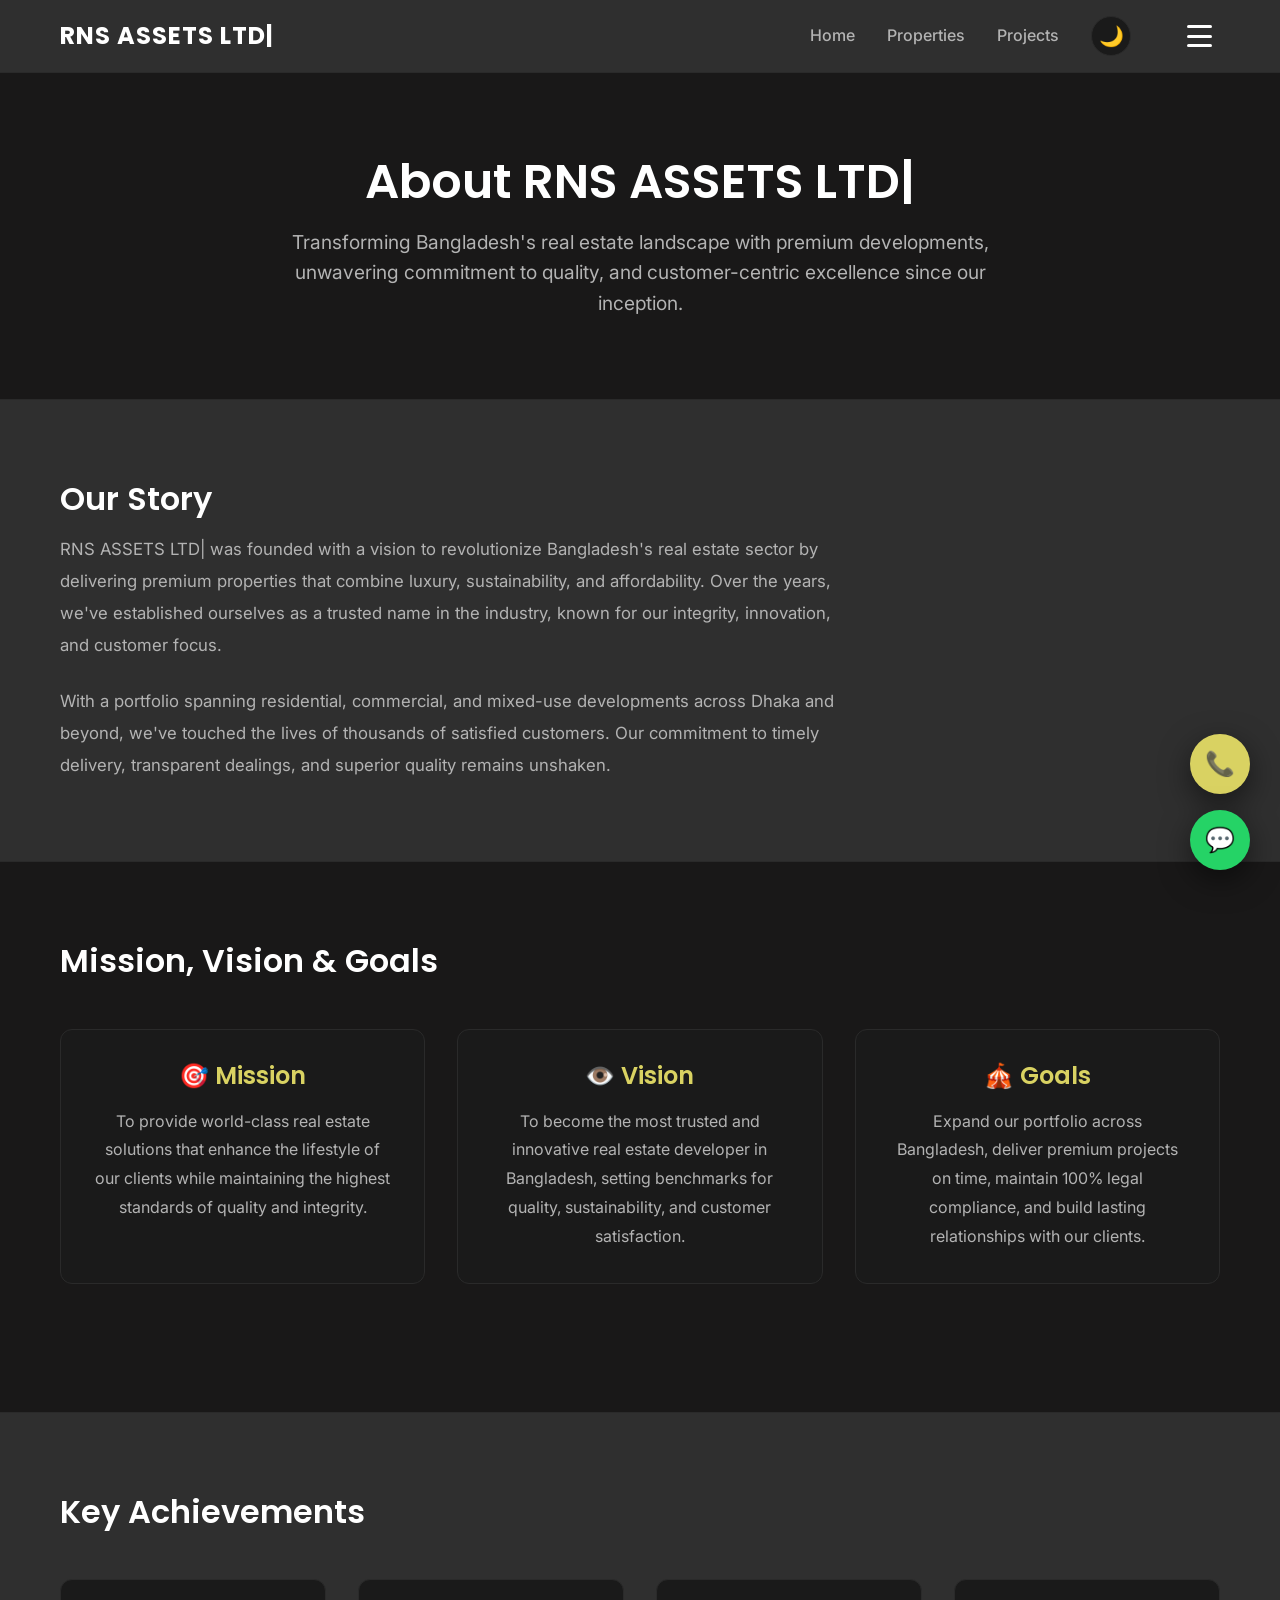
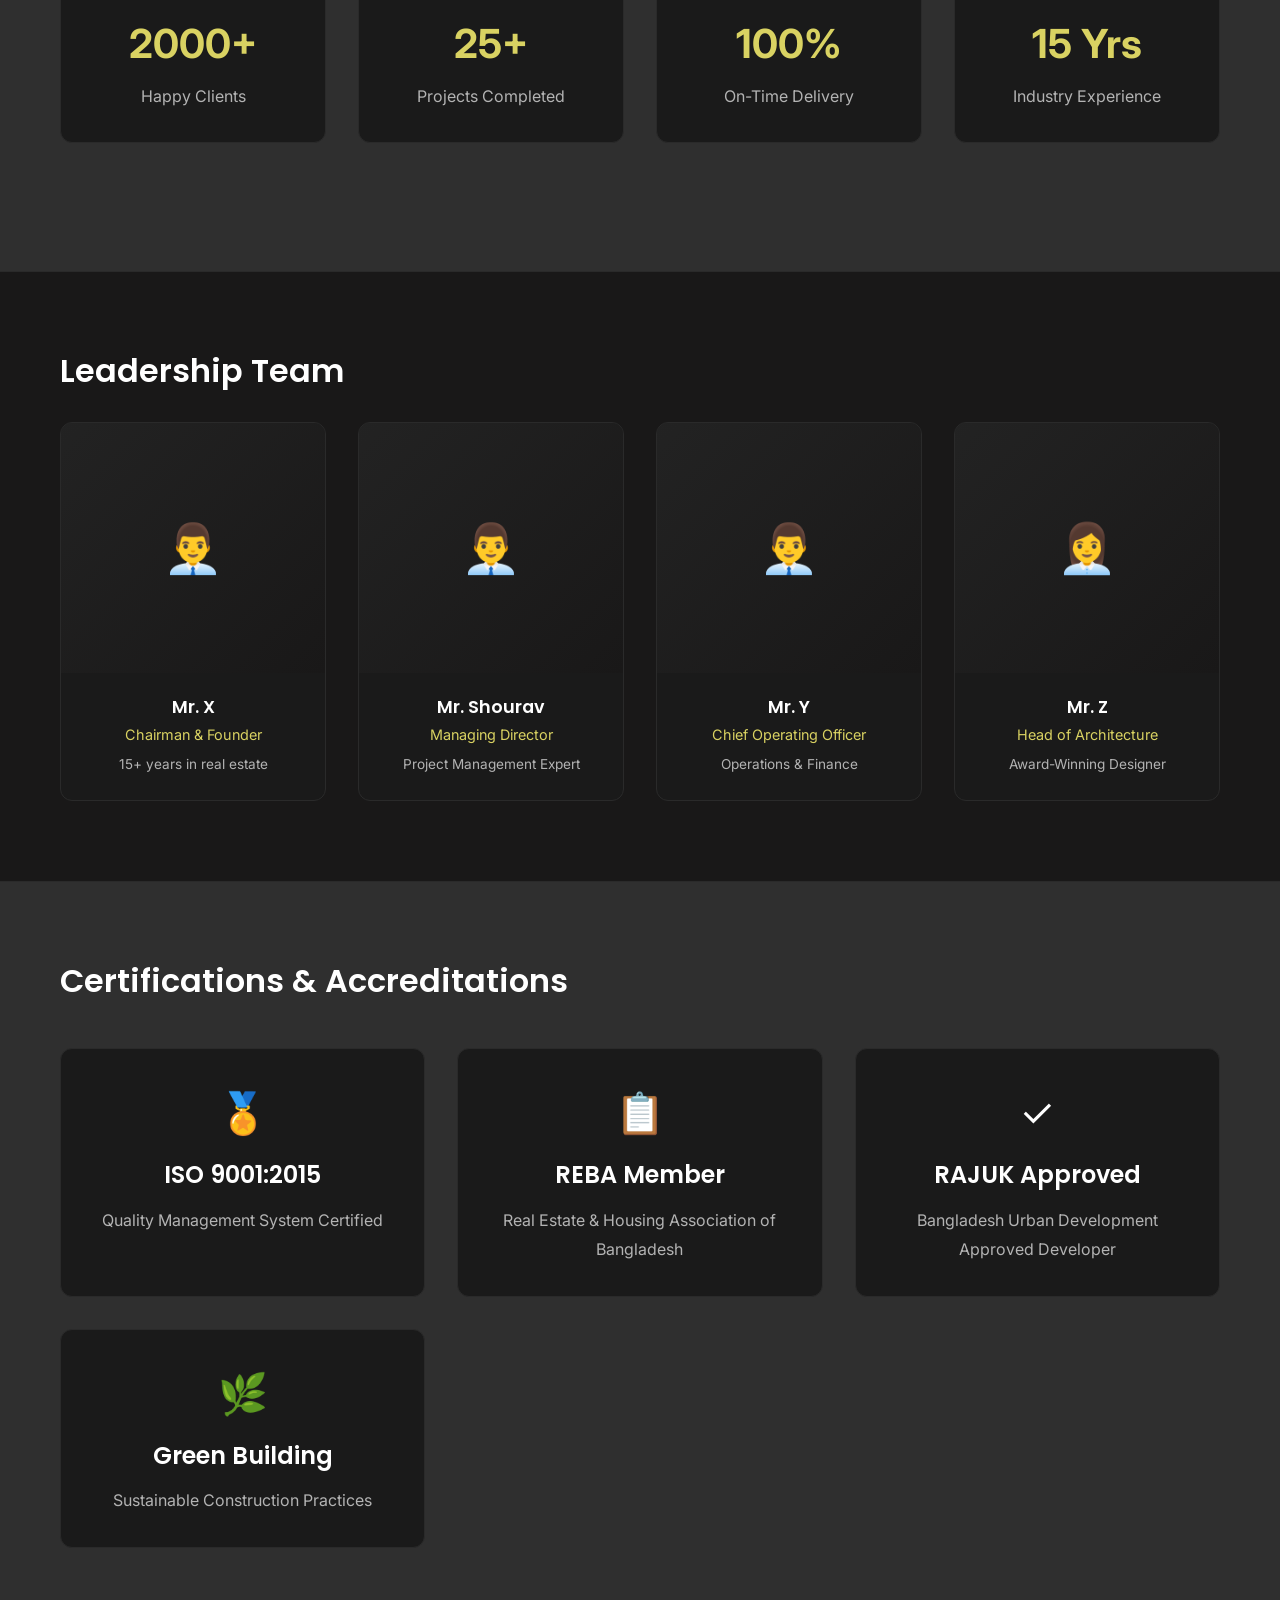
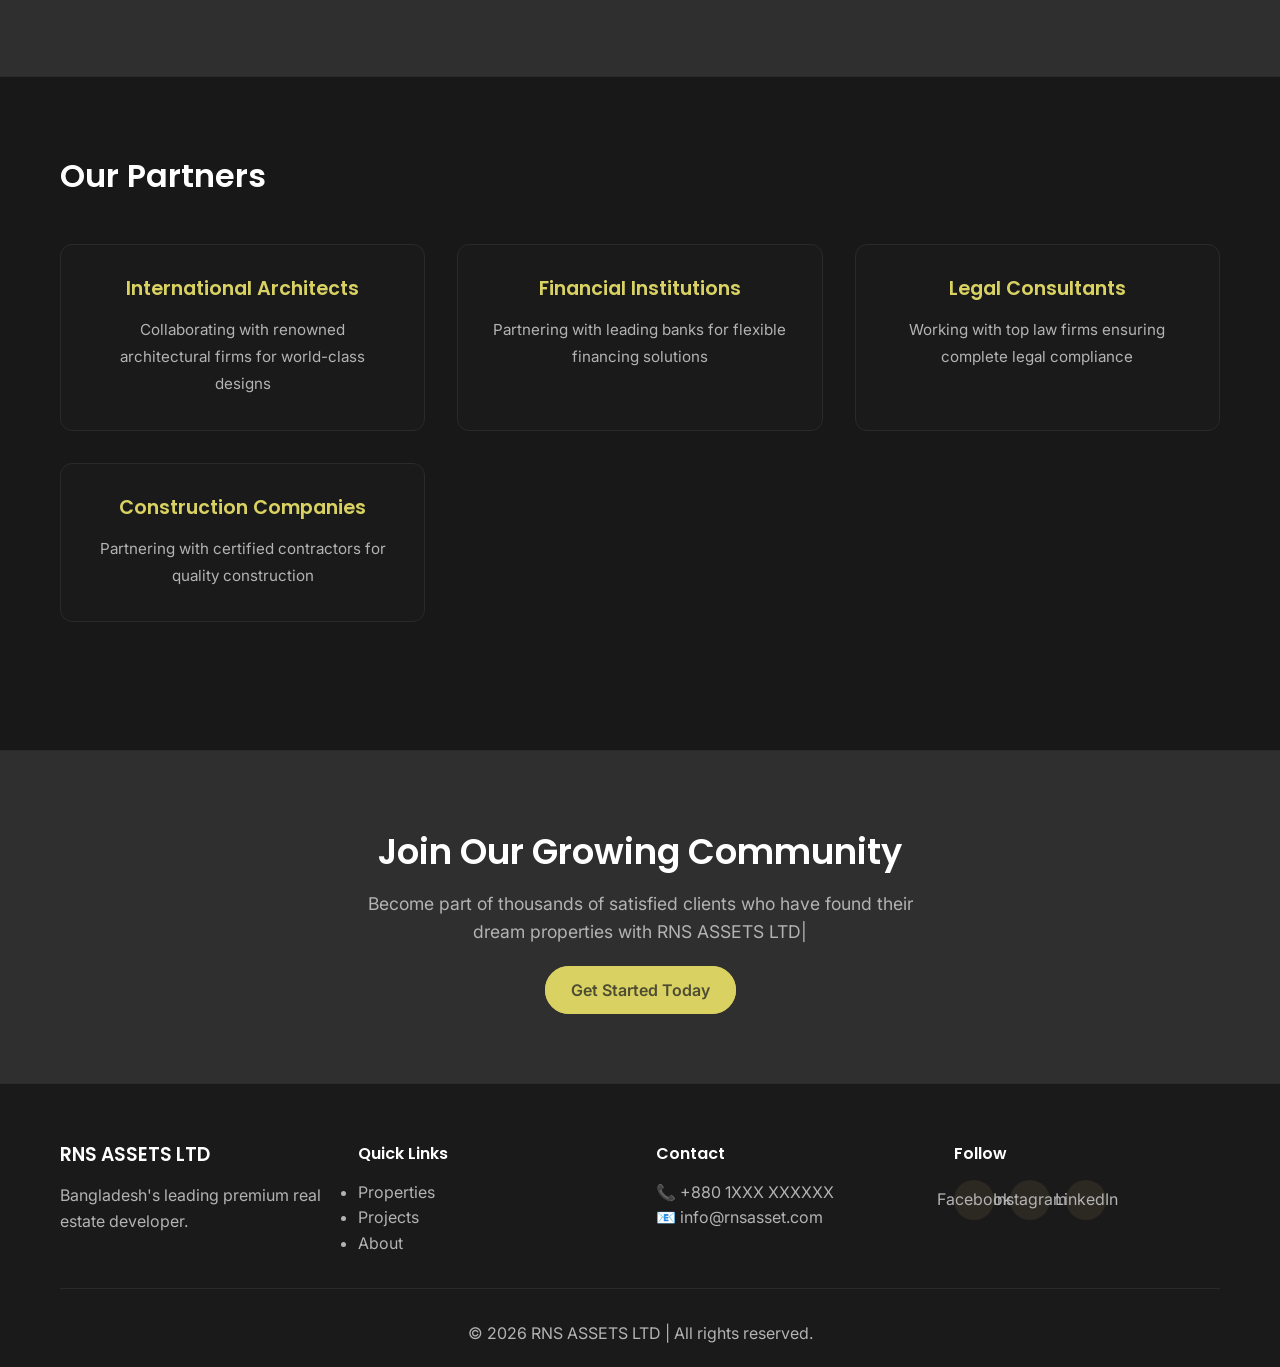
<file: about.html>
<!DOCTYPE html>
<html lang="en">
<head>
    <meta charset="UTF-8">
    <meta name="viewport" content="width=device-width, initial-scale=1.0">
    <title>About Us - RNS ASSETS LTD|</title>
    <link rel="preconnect" href="https://fonts.googleapis.com">
    <link rel="preconnect" href="https://fonts.gstatic.com" crossorigin>
    <link href="https://fonts.googleapis.com/css2?family=Poppins:wght@300;400;500;600;700&family=Inter:wght@300;400;500;600&display=swap" rel="stylesheet">
    <link rel="stylesheet" href="styles.css">
    <style>
        .about-hero {
            padding: 80px 0;
            text-align: center;
        }

        .about-hero h1 {
            font-size: 3rem;
            margin-bottom: 1rem;
        }

        .about-hero p {
            font-size: 1.2rem;
            color: var(--text-secondary);
            max-width: 700px;
            margin: 0 auto;
        }

        .mission-vision-goals {
            display: grid;
            grid-template-columns: repeat(auto-fit, minmax(300px, 1fr));
            gap: 2rem;
            margin: 3rem 0;
        }

        .mvg-card {
            background-color: var(--card-bg);
            border: 1px solid var(--border-color);
            border-radius: 12px;
            padding: 2rem;
            text-align: center;
        }

        .mvg-card h3 {
            font-size: 1.5rem;
            margin-bottom: 1rem;
            color: var(--accent);
        }

        .mvg-card p {
            color: var(--text-secondary);
            line-height: 1.8;
        }

        .team-grid {
            display: grid;
            grid-template-columns: repeat(auto-fit, minmax(250px, 1fr));
            gap: 2rem;
            margin-top: 2rem;
        }

        .team-member {
            background-color: var(--card-bg);
            border: 1px solid var(--border-color);
            border-radius: 12px;
            overflow: hidden;
            transition: var(--transition);
            text-align: center;
        }

        .team-member:hover {
            transform: translateY(-5px);
            border-color: var(--accent);
        }

        .team-member-avatar {
            width: 100%;
            height: 250px;
            background: linear-gradient(135deg, var(--primary-bg), var(--secondary-bg));
            display: flex;
            align-items: center;
            justify-content: center;
            font-size: 3rem;
        }

        .team-member-info {
            padding: 1.5rem;
        }

        .team-member-info h4 {
            font-size: 1.1rem;
            margin-bottom: 0.3rem;
        }

        .team-member-info p {
            color: var(--accent);
            font-size: 0.9rem;
        }

        .stats-grid {
            display: grid;
            grid-template-columns: repeat(auto-fit, minmax(200px, 1fr));
            gap: 2rem;
            margin: 3rem 0;
        }

        .stat {
            background-color: var(--card-bg);
            border: 1px solid var(--border-color);
            border-radius: 12px;
            padding: 2rem;
            text-align: center;
        }

        .stat-number {
            font-size: 2.5rem;
            font-weight: 700;
            color: var(--accent);
        }

        .stat-label {
            color: var(--text-secondary);
            margin-top: 0.5rem;
        }

        .page-title {
            font-size: 2rem;
            margin-bottom: 1rem;
        }

        section + section {
            border-top: 1px solid var(--border-color);
        }
    </style>
</head>
<body>
    <!-- Navigation -->
    <nav class="navbar">
        <div class="container">
            <div class="nav-wrapper">
                <a href="index.html" class="logo"><h1>RNS ASSETS LTD|</h1></a>
                <ul class="nav-menu" id="navMenu">
                    <li><a href="index.html">Home</a></li>
                    <li><a href="properties.html">Properties</a></li>
                    <li><a href="projects.html">Projects</a></li>
                </ul>
                <ul class="nav-menu-hidden" id="navMenuHidden">
                    <li><a href="career.html">Career</a></li>
                    <li><a href="news-events.html">News & Events</a></li>
                    <li><a href="about.html" class="active">About</a></li>
                    <li><a href="services.html">Services</a></li>
                    <li><a href="contact.html">Contact</a></li>
                </ul>
                <button id="themeToggle" class="theme-toggle" aria-label="Toggle theme">
                    <span class="theme-icon">🌙</span>
                </button>
                <div class="hamburger" id="hamburger">
                    <span></span><span></span><span></span>
                </div>
            </div>
        </div>
    </nav>

    <!-- About Hero -->
    <section style="background-color: var(--secondary-bg);">
        <div class="container">
            <div class="about-hero">
                <h1>About RNS ASSETS LTD|</h1>
                <p>
                    Transforming Bangladesh's real estate landscape with premium developments,
                    unwavering commitment to quality, and customer-centric excellence since our inception.
                </p>
            </div>
        </div>
    </section>

    <!-- Company Overview -->
    <section style="background-color: var(--primary-bg); padding: 80px 0;">
        <div class="container">
            <h2 class="page-title">Our Story</h2>
            <p style="color: var(--text-secondary); line-height: 1.9; font-size: 1.05rem; max-width: 800px;">
                RNS ASSETS LTD| was founded with a vision to revolutionize Bangladesh's real estate sector by delivering premium properties
                that combine luxury, sustainability, and affordability. Over the years, we've established ourselves as a trusted name in the industry,
                known for our integrity, innovation, and customer focus.
            </p>
            <p style="color: var(--text-secondary); line-height: 1.9; font-size: 1.05rem; max-width: 800px; margin-top: 1.5rem;">
                With a portfolio spanning residential, commercial, and mixed-use developments across Dhaka and beyond, we've touched the lives
                of thousands of satisfied customers. Our commitment to timely delivery, transparent dealings, and superior quality remains unshaken.
            </p>
        </div>
    </section>

    <!-- Mission, Vision, Goals -->
    <section style="background-color: var(--secondary-bg); padding: 80px 0;">
        <div class="container">
            <h2 class="page-title">Mission, Vision & Goals</h2>
            <div class="mission-vision-goals">
                <div class="mvg-card">
                    <h3>🎯 Mission</h3>
                    <p>
                        To provide world-class real estate solutions that enhance the lifestyle of our clients
                        while maintaining the highest standards of quality and integrity.
                    </p>
                </div>
                <div class="mvg-card">
                    <h3>👁️ Vision</h3>
                    <p>
                        To become the most trusted and innovative real estate developer in Bangladesh,
                        setting benchmarks for quality, sustainability, and customer satisfaction.
                    </p>
                </div>
                <div class="mvg-card">
                    <h3>🎪 Goals</h3>
                    <p>
                        Expand our portfolio across Bangladesh, deliver premium projects on time,
                        maintain 100% legal compliance, and build lasting relationships with our clients.
                    </p>
                </div>
            </div>
        </div>
    </section>

    <!-- Key Achievements -->
    <section style="background-color: var(--primary-bg); padding: 80px 0;">
        <div class="container">
            <h2 class="page-title">Key Achievements</h2>
            <div class="stats-grid">
                <div class="stat">
                    <div class="stat-number">2000+</div>
                    <div class="stat-label">Happy Clients</div>
                </div>
                <div class="stat">
                    <div class="stat-number">25+</div>
                    <div class="stat-label">Projects Completed</div>
                </div>
                <div class="stat">
                    <div class="stat-number">100%</div>
                    <div class="stat-label">On-Time Delivery</div>
                </div>
                <div class="stat">
                    <div class="stat-number">15 Yrs</div>
                    <div class="stat-label">Industry Experience</div>
                </div>
            </div>
        </div>
    </section>

    <!-- Management Team -->
    <section style="background-color: var(--secondary-bg); padding: 80px 0;">
        <div class="container">
            <h2 class="page-title">Leadership Team</h2>
            <div class="team-grid">
                <div class="team-member">
                    <div class="team-member-avatar">👨‍💼</div>
                    <div class="team-member-info">
                        <h4>Mr. X</h4>
                        <p>Chairman & Founder</p>
                        <p style="color: var(--text-secondary); font-size: 0.85rem; margin-top: 0.5rem;">
                            15+ years in real estate
                        </p>
                    </div>
                </div>
                <div class="team-member">
                    <div class="team-member-avatar">👨‍💼</div>
                    <div class="team-member-info">
                        <h4>Mr. Shourav</h4>
                        <p>Managing Director</p>
                        <p style="color: var(--text-secondary); font-size: 0.85rem; margin-top: 0.5rem;">
                            Project Management Expert
                        </p>
                    </div>
                </div>
                <div class="team-member">
                    <div class="team-member-avatar">👨‍💼</div>
                    <div class="team-member-info">
                        <h4>Mr. Y</h4>
                        <p>Chief Operating Officer</p>
                        <p style="color: var(--text-secondary); font-size: 0.85rem; margin-top: 0.5rem;">
                            Operations & Finance
                        </p>
                    </div>
                </div>
                <div class="team-member">
                    <div class="team-member-avatar">👩‍💼</div>
                    <div class="team-member-info">
                        <h4>Mr. Z</h4>
                        <p>Head of Architecture</p>
                        <p style="color: var(--text-secondary); font-size: 0.85rem; margin-top: 0.5rem;">
                            Award-Winning Designer
                        </p>
                    </div>
                </div>
            </div>
        </div>
    </section>

    <!-- Certifications -->
    <section style="background-color: var(--primary-bg); padding: 80px 0;">
        <div class="container">
            <h2 class="page-title">Certifications & Accreditations</h2>
            <div class="mission-vision-goals">
                <div class="mvg-card">
                    <div style="font-size: 2.5rem; margin-bottom: 1rem;">🏅</div>
                    <h3 style="color: var(--text-primary);">ISO 9001:2015</h3>
                    <p>Quality Management System Certified</p>
                </div>
                <div class="mvg-card">
                    <div style="font-size: 2.5rem; margin-bottom: 1rem;">📋</div>
                    <h3 style="color: var(--text-primary);">REBA Member</h3>
                    <p>Real Estate & Housing Association of Bangladesh</p>
                </div>
                <div class="mvg-card">
                    <div style="font-size: 2.5rem; margin-bottom: 1rem;">✓</div>
                    <h3 style="color: var(--text-primary);">RAJUK Approved</h3>
                    <p>Bangladesh Urban Development Approved Developer</p>
                </div>
                <div class="mvg-card">
                    <div style="font-size: 2.5rem; margin-bottom: 1rem;">🌿</div>
                    <h3 style="color: var(--text-primary);">Green Building</h3>
                    <p>Sustainable Construction Practices</p>
                </div>
            </div>
        </div>
    </section>

    <!-- Partners -->
    <section style="background-color: var(--secondary-bg); padding: 80px 0;">
        <div class="container">
            <h2 class="page-title">Our Partners</h2>
            <div class="mission-vision-goals">
                <div class="mvg-card">
                    <h3 style="color: var(--accent); font-size: 1.2rem;">International Architects</h3>
                    <p style="font-size: 0.95rem;">Collaborating with renowned architectural firms for world-class designs</p>
                </div>
                <div class="mvg-card">
                    <h3 style="color: var(--accent); font-size: 1.2rem;">Financial Institutions</h3>
                    <p style="font-size: 0.95rem;">Partnering with leading banks for flexible financing solutions</p>
                </div>
                <div class="mvg-card">
                    <h3 style="color: var(--accent); font-size: 1.2rem;">Legal Consultants</h3>
                    <p style="font-size: 0.95rem;">Working with top law firms ensuring complete legal compliance</p>
                </div>
                <div class="mvg-card">
                    <h3 style="color: var(--accent); font-size: 1.2rem;">Construction Companies</h3>
                    <p style="font-size: 0.95rem;">Partnering with certified contractors for quality construction</p>
                </div>
            </div>
        </div>
    </section>

    <!-- CTA -->
    <section style="background-color: var(--primary-bg); padding: 80px 0; text-align: center;">
        <div class="container">
            <h2 style="font-size: 2.2rem; margin-bottom: 1rem;">Join Our Growing Community</h2>
            <p style="color: var(--text-secondary); font-size: 1.1rem; margin-bottom: 2rem; max-width: 600px; margin-left: auto; margin-right: auto;">
                Become part of thousands of satisfied clients who have found their dream properties with RNS ASSETS LTD|
            </p>
            <a href="contact.html" class="cta-button primary-btn">Get Started Today</a>
        </div>
    </section>

    <!-- Footer -->
    <footer class="footer">
        <div class="container">
            <div class="footer-grid">
                <div class="footer-col">
                    <h3>RNS ASSETS LTD</h3>
                    <p>Bangladesh's leading premium real estate developer.</p>
                </div>
                <div class="footer-col">
                    <h4>Quick Links</h4>
                    <ul>
                        <li><a href="properties.html">Properties</a></li>
                        <li><a href="projects.html">Projects</a></li>
                        <li><a href="about.html">About</a></li>
                    </ul>
                </div>
                <div class="footer-col">
                    <h4>Contact</h4>
                    <p>📞 +880 1XXX XXXXXX</p>
                    <p>📧 info@rnsasset.com</p>
                </div>
                <div class="footer-col">
                    <h4>Follow</h4>
                    <div class="social-links">
                        <a href="#">Facebook</a>
                        <a href="#">Instagram</a>
                        <a href="#">LinkedIn</a>
                    </div>
                </div>
            </div>
            <div class="footer-bottom">
                <p>&copy; 2026 RNS ASSETS LTD | All rights reserved.</p>
            </div>
        </div>
    </footer>

    <div class="floating-cta" id="floatingCta">
        <a href="tel:+8801700000000" class="floating-btn call">📞</a>
        <a href="https://wa.me/8801700000000" class="floating-btn whatsapp">💬</a>
    </div>

    <script src="script.js"></script>
</body>
</html>
</file>
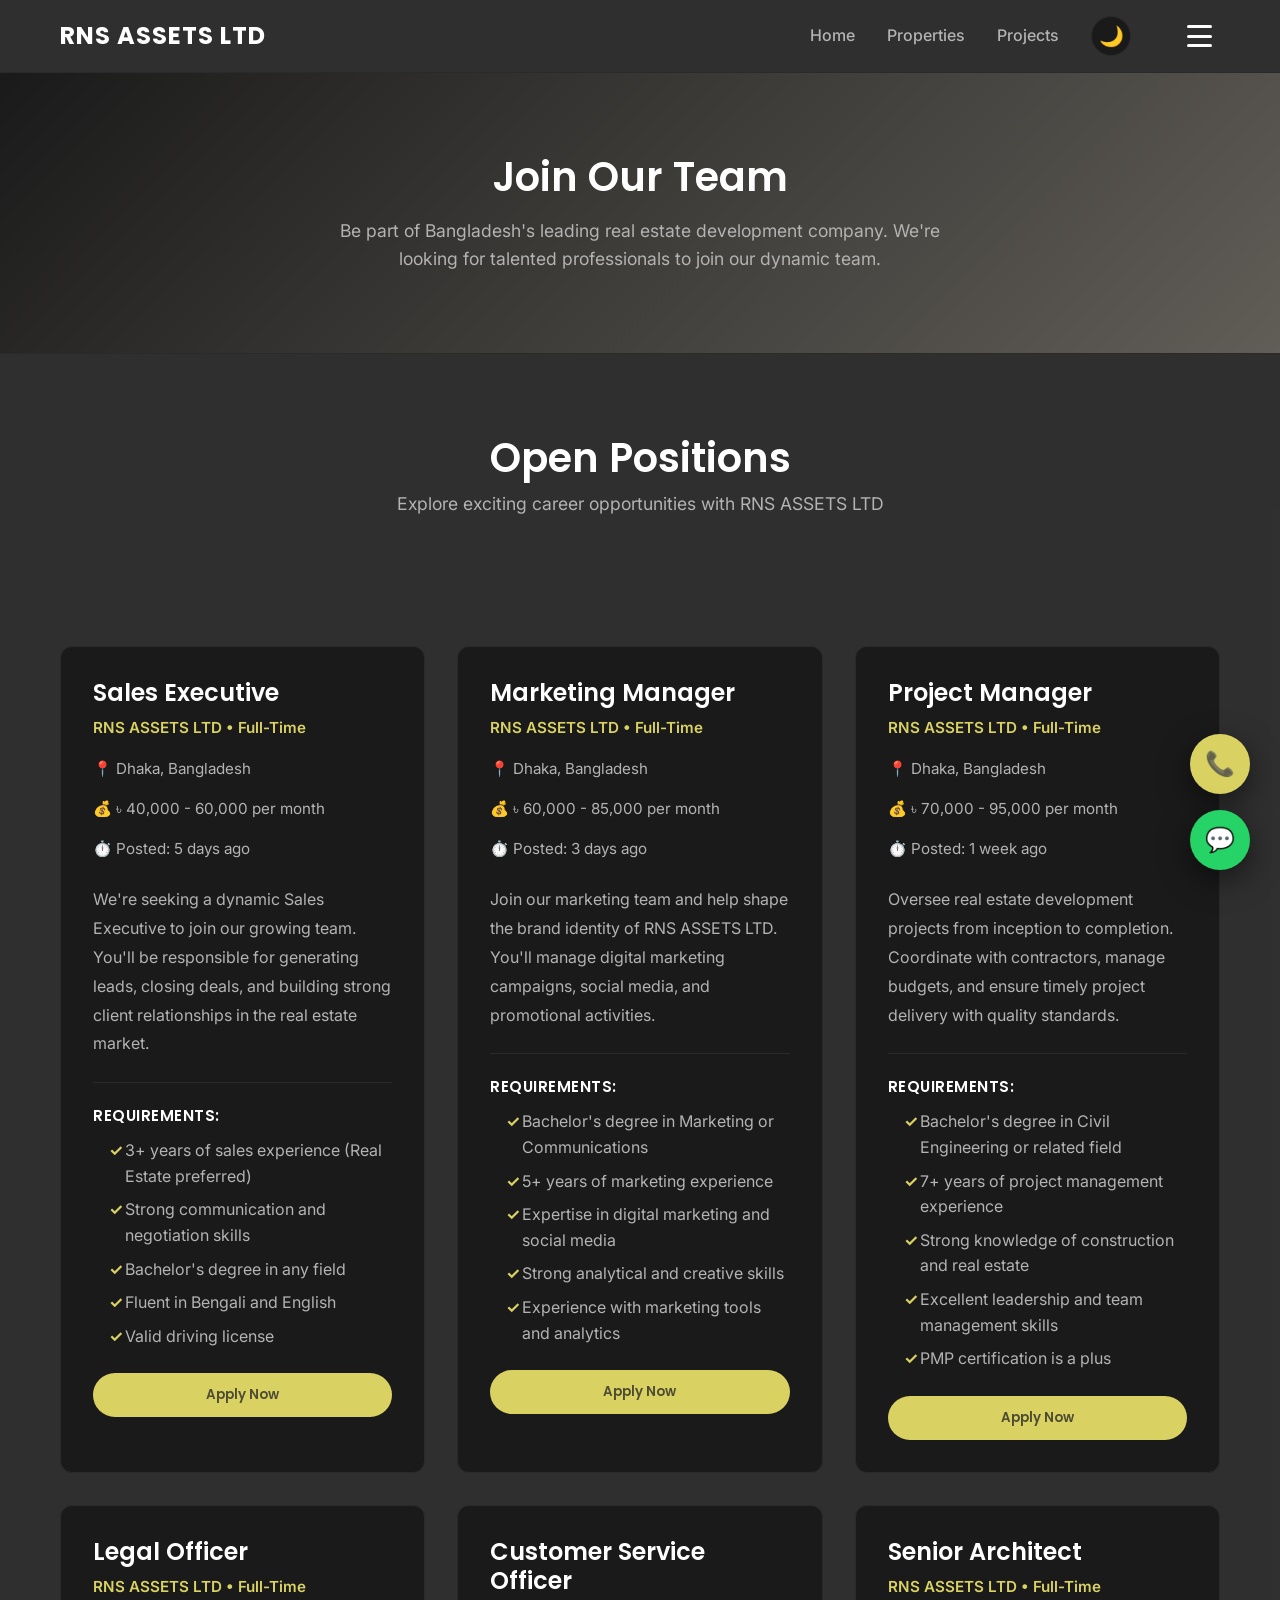
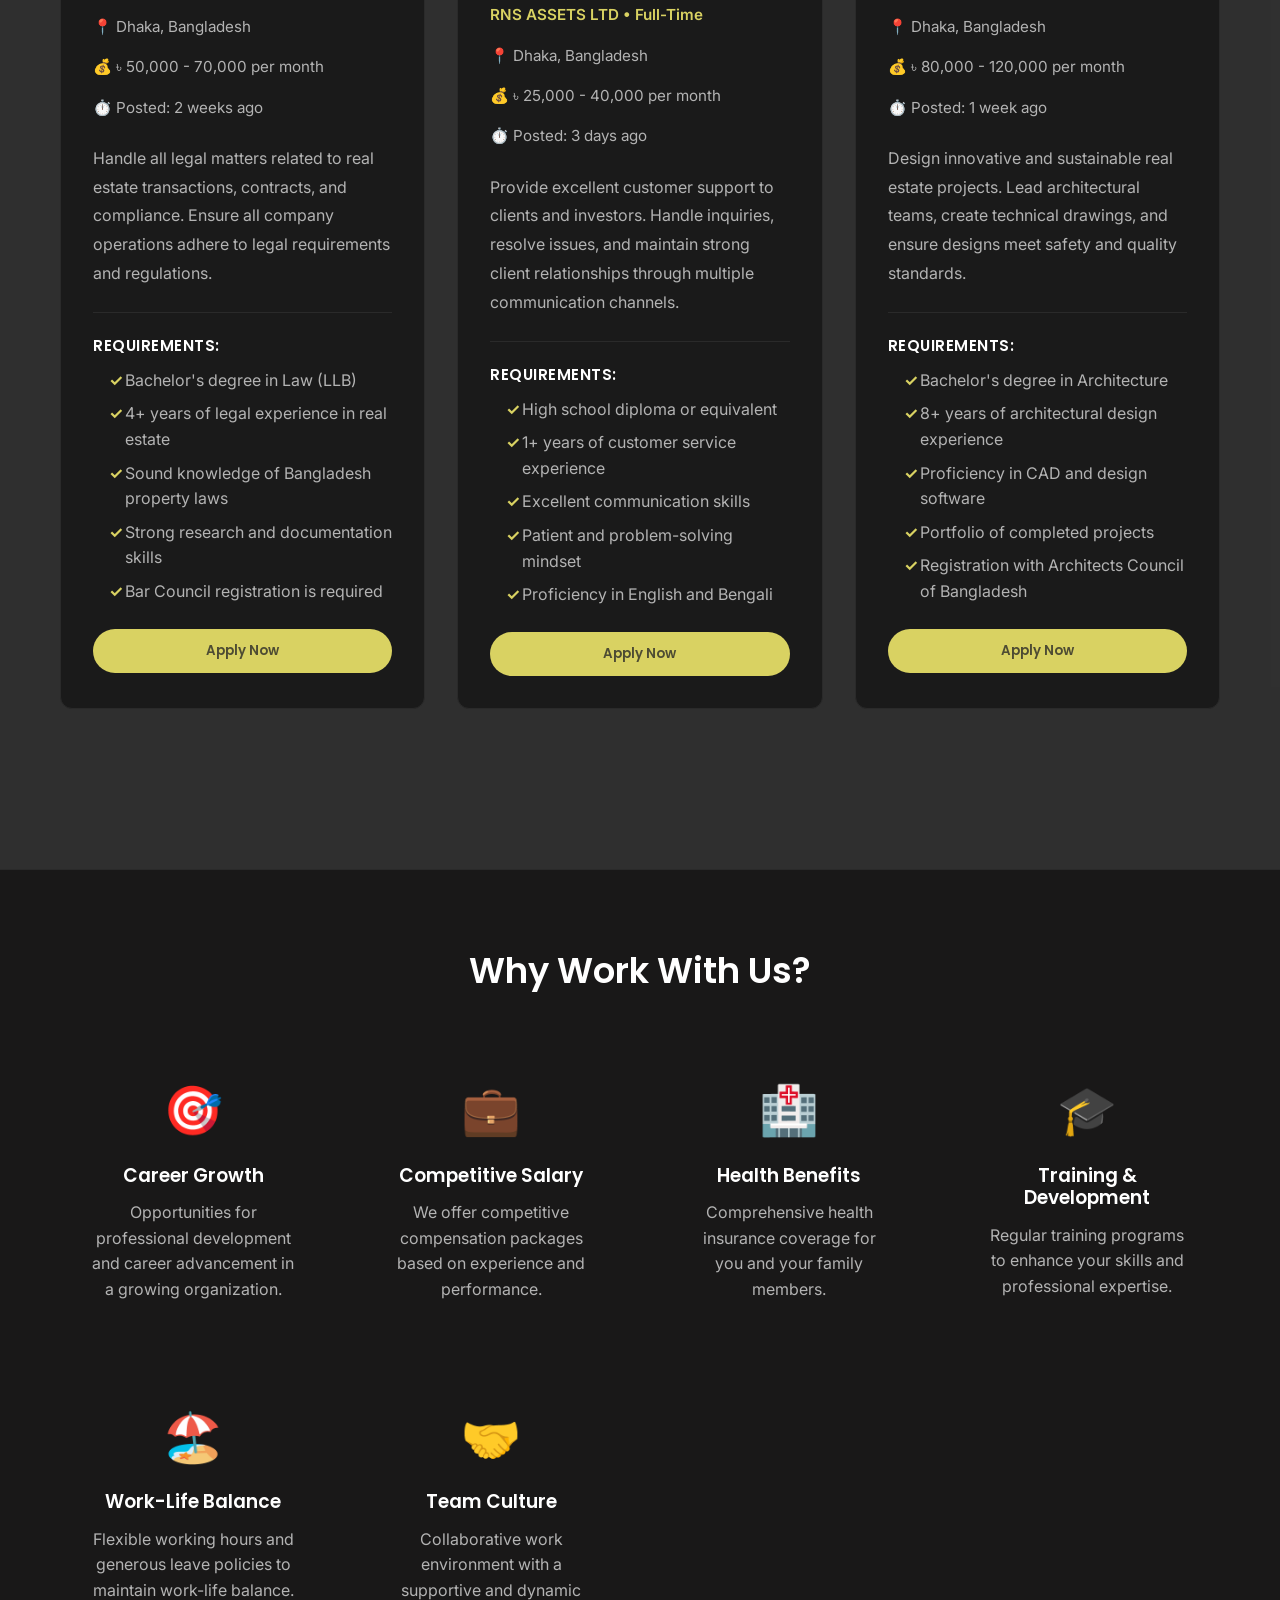
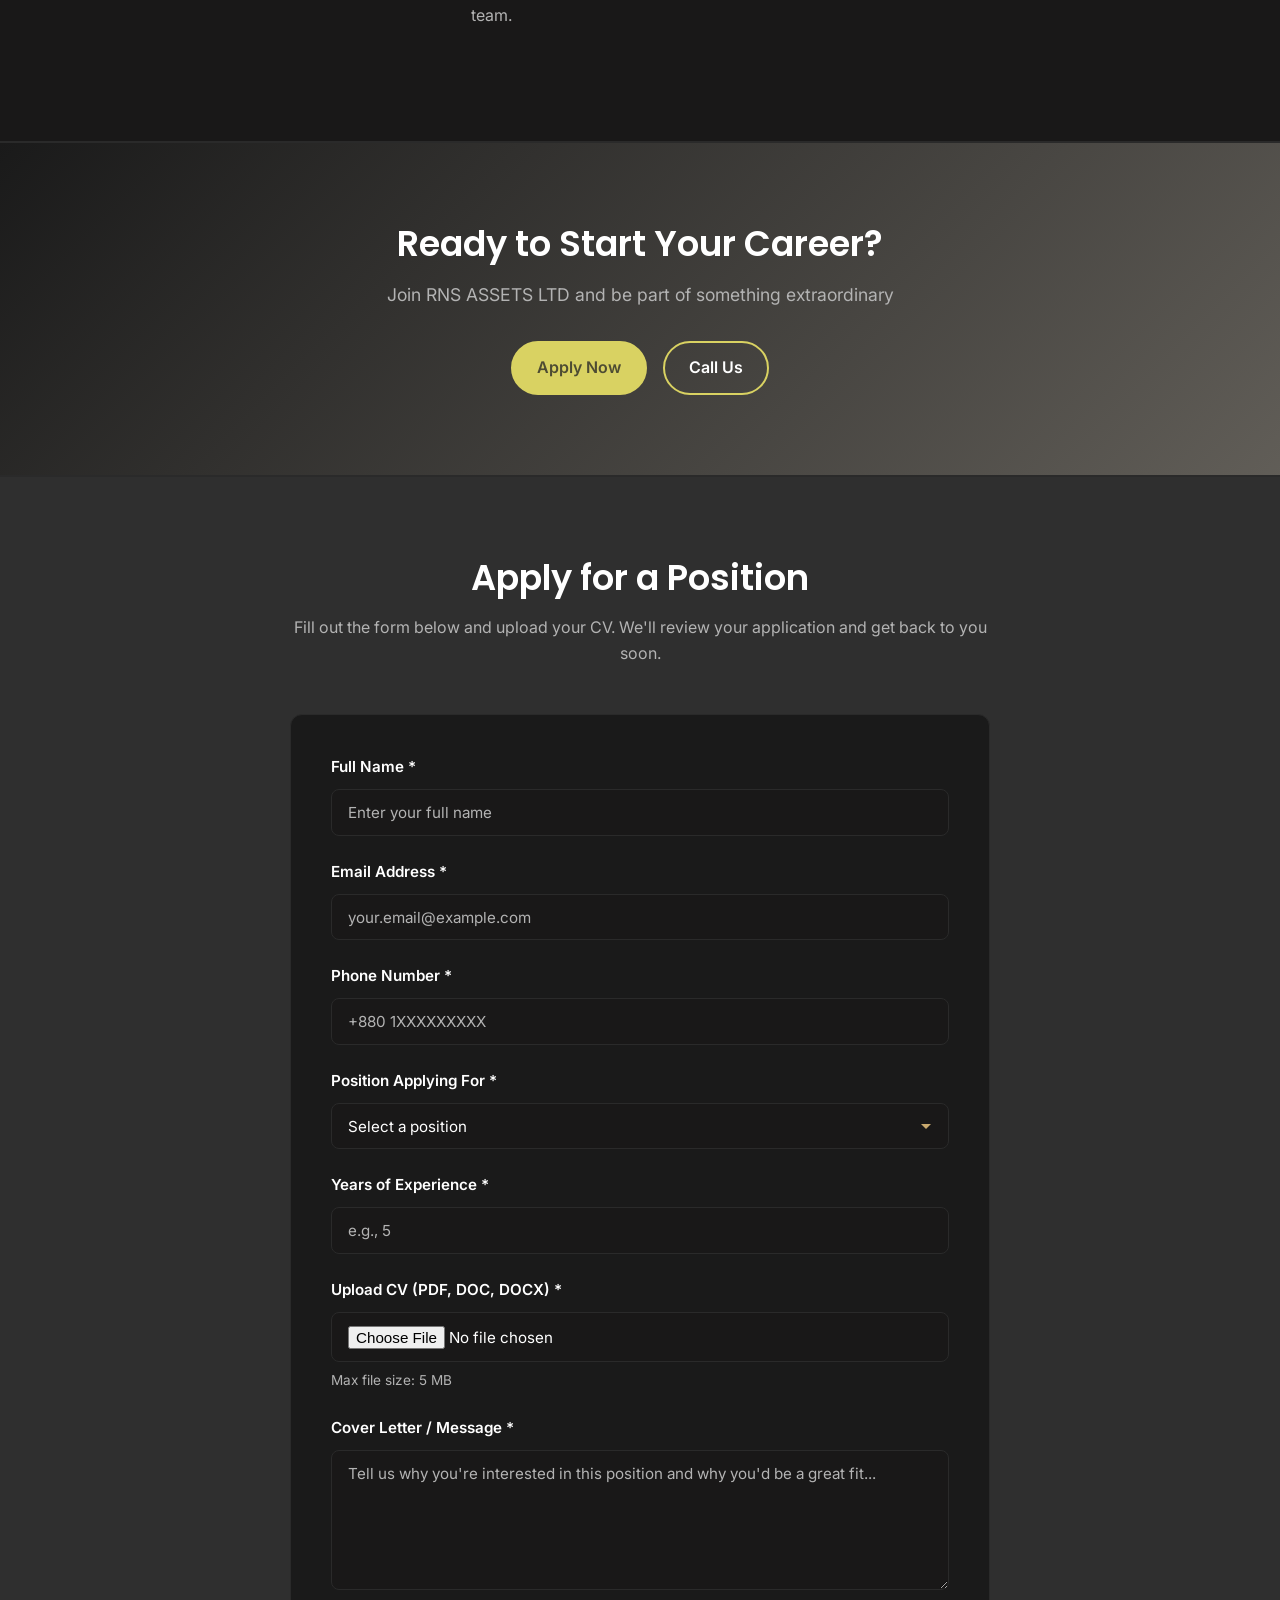
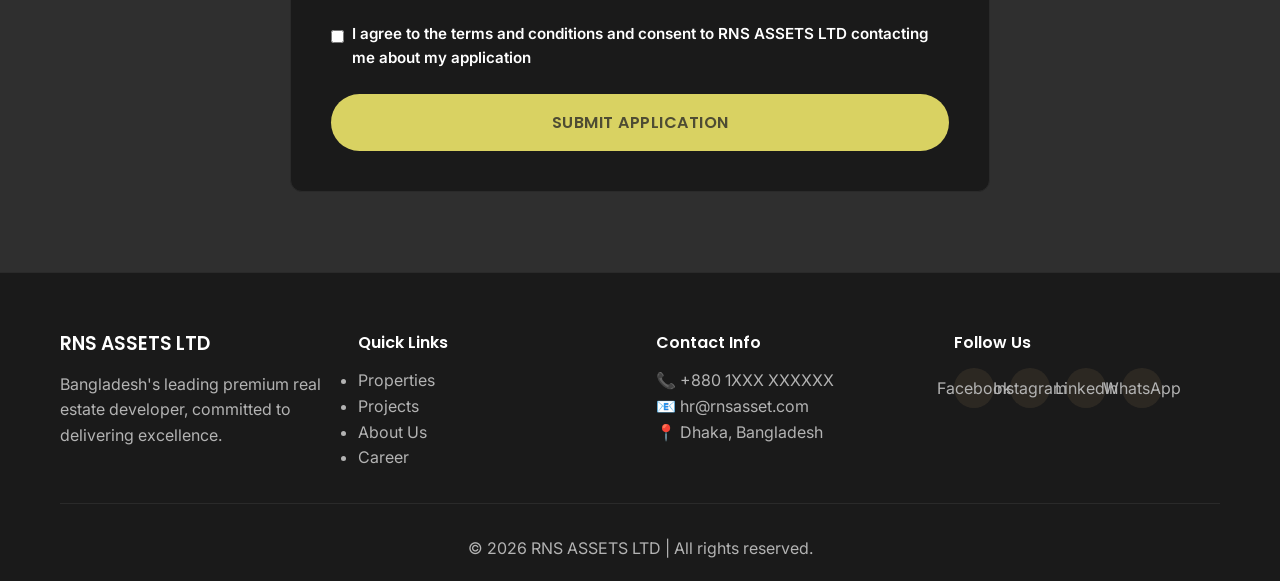
<file: career.html>
<!DOCTYPE html>
<html lang="en">
<head>
    <meta charset="UTF-8">
    <meta name="viewport" content="width=device-width, initial-scale=1.0">
    <title>Career - RNS ASSETS LTD</title>
    <link rel="preconnect" href="https://fonts.googleapis.com">
    <link rel="preconnect" href="https://fonts.gstatic.com" crossorigin>
    <link href="https://fonts.googleapis.com/css2?family=Poppins:wght@300;400;500;600;700&family=Inter:wght@300;400;500;600&display=swap" rel="stylesheet">
    <link rel="stylesheet" href="styles.css">
    <style>
        .career-header {
            background: linear-gradient(135deg, var(--card-bg), rgba(201, 169, 110, 0.1));
            padding: 80px 0;
            text-align: center;
            border-bottom: 1px solid var(--border-color);
        }

        .career-header h1 {
            font-size: 2.5rem;
            margin-bottom: 1rem;
            color: var(--text-primary);
        }

        .career-header p {
            font-size: 1.1rem;
            color: var(--text-secondary);
            max-width: 600px;
            margin: 0 auto;
        }

        .jobs-container {
            display: grid;
            grid-template-columns: repeat(auto-fit, minmax(350px, 1fr));
            gap: 2rem;
            padding: 80px 0;
        }

        .job-card {
            background-color: var(--card-bg);
            border: 1px solid var(--border-color);
            border-radius: 12px;
            padding: 2rem;
            transition: var(--transition);
        }

        .job-card:hover {
            transform: translateY(-10px);
            border-color: var(--accent);
            box-shadow: 0 20px 50px rgba(201, 169, 110, 0.2);
        }

        .job-title {
            font-size: 1.5rem;
            color: var(--text-primary);
            margin-bottom: 0.5rem;
        }

        .job-company {
            color: var(--accent);
            font-weight: 600;
            margin-bottom: 1rem;
            font-size: 0.95rem;
        }

        .job-details {
            display: flex;
            flex-direction: column;
            gap: 1rem;
            margin-bottom: 1.5rem;
        }

        .job-detail-item {
            display: flex;
            align-items: center;
            gap: 0.75rem;
            color: var(--text-secondary);
            font-size: 0.95rem;
        }

        .job-description {
            color: var(--text-secondary);
            line-height: 1.8;
            margin-bottom: 1.5rem;
            padding-bottom: 1.5rem;
            border-bottom: 1px solid var(--border-color);
        }

        .job-requirements {
            margin-bottom: 1.5rem;
        }

        .job-requirements h4 {
            color: var(--text-primary);
            font-size: 0.95rem;
            text-transform: uppercase;
            margin-bottom: 0.8rem;
            letter-spacing: 0.5px;
        }

        .job-requirements ul {
            list-style: none;
            padding-left: 1rem;
        }

        .job-requirements li {
            color: var(--text-secondary);
            margin-bottom: 0.5rem;
            position: relative;
            padding-left: 1rem;
        }

        .job-requirements li::before {
            content: '✓';
            position: absolute;
            left: 0;
            color: var(--accent);
            font-weight: bold;
        }

        .apply-btn {
            background-color: var(--accent);
            color: var(--primary-bg);
            padding: 0.75rem 1.5rem;
            border-radius: 50px;
            font-weight: 600;
            width: 100%;
            cursor: pointer;
            border: none;
            transition: var(--transition);
            text-align: center;
        }

        .apply-btn:hover {
            background-color: var(--accent-hover);
            transform: translateY(-2px);
            box-shadow: 0 10px 30px rgba(201, 169, 110, 0.3);
        }

        .benefits-section {
            background-color: var(--secondary-bg);
            padding: 80px 0;
            border-top: 1px solid var(--border-color);
            border-bottom: 1px solid var(--border-color);
        }

        .benefits-title {
            font-size: 2.2rem;
            text-align: center;
            margin-bottom: 3rem;
            color: var(--text-primary);
        }

        .benefits-grid {
            display: grid;
            grid-template-columns: repeat(auto-fit, minmax(250px, 1fr));
            gap: 2rem;
        }

        .benefit-card {
            text-align: center;
            padding: 2rem;
        }

        .benefit-icon {
            font-size: 3rem;
            margin-bottom: 1rem;
        }

        .benefit-card h3 {
            color: var(--text-primary);
            margin-bottom: 0.8rem;
        }

        .benefit-card p {
            color: var(--text-secondary);
            line-height: 1.6;
        }

        @media (max-width: 768px) {
            .career-header h1 {
                font-size: 1.8rem;
            }

            .jobs-container {
                grid-template-columns: 1fr;
                padding: 40px 0;
            }

            .benefits-section {
                padding: 40px 0;
            }

            .benefits-grid {
                grid-template-columns: 1fr;
            }
        }

        /* Application Form Styles */
        .application-form {
            background-color: var(--card-bg);
            border: 1px solid var(--border-color);
            border-radius: 12px;
            padding: 2.5rem;
        }

        .form-group {
            margin-bottom: 1.5rem;
        }

        .form-group label {
            display: block;
            color: var(--text-primary);
            font-weight: 600;
            margin-bottom: 0.6rem;
            font-size: 0.95rem;
        }

        .form-group input,
        .form-group textarea,
        .form-group select {
            width: 100%;
            padding: 0.8rem 1rem;
            background-color: var(--secondary-bg);
            border: 1px solid var(--border-color);
            border-radius: 8px;
            color: var(--text-primary);
            font-family: 'Inter', sans-serif;
            font-size: 0.95rem;
            transition: var(--transition);
        }

        .form-group input::placeholder,
        .form-group textarea::placeholder {
            color: var(--text-secondary);
        }

        .form-group input:focus,
        .form-group textarea:focus,
        .form-group select:focus {
            outline: none;
            border-color: var(--accent);
            background-color: rgba(201, 169, 110, 0.05);
            box-shadow: 0 0 0 3px rgba(201, 169, 110, 0.1);
        }

        .form-group textarea {
            resize: vertical;
            min-height: 140px;
            font-family: 'Inter', sans-serif;
        }

        .form-group select {
            cursor: pointer;
            appearance: none;
            background-image: url("data:image/svg+xml,%3Csvg xmlns='http://www.w3.org/2000/svg' width='12' height='12' viewBox='0 0 12 12'%3E%3Cpath fill='%23C9A96E' d='M6 9L1 4h10z'/%3E%3C/svg%3E");
            background-repeat: no-repeat;
            background-position: right 1rem center;
            padding-right: 2.5rem;
        }

        .form-group input[type="checkbox"] {
            width: auto;
            cursor: pointer;
            accent-color: var(--accent);
        }

        .form-group small {
            font-size: 0.85rem;
        }

        .submit-btn {
            width: 100%;
            padding: 1rem;
            background-color: var(--accent);
            color: var(--primary-bg);
            border: none;
            border-radius: 50px;
            font-weight: 600;
            font-size: 1rem;
            cursor: pointer;
            transition: var(--transition);
            text-transform: uppercase;
            letter-spacing: 0.5px;
        }

        .submit-btn:hover {
            background-color: var(--accent-hover);
            transform: translateY(-2px);
            box-shadow: 0 15px 40px rgba(201, 169, 110, 0.3);
        }

        .submit-btn:active {
            transform: translateY(0);
        }

        #formMessage {
            background-color: var(--card-bg);
            border: 1px solid var(--border-color);
            border-radius: 12px;
        }

        #formMessage.success {
            background-color: rgba(76, 175, 80, 0.1);
            border-color: #4CAF50;
            color: #4CAF50;
        }

        #formMessage.error {
            background-color: rgba(244, 67, 54, 0.1);
            border-color: #f44336;
            color: #f44336;
        }
    </style>
</head>
<body>
    <!-- Navigation -->
    <nav class="navbar">
        <div class="container">
            <div class="nav-wrapper">
                <a href="index.html" class="logo">
                    <h1>RNS ASSETS LTD</h1>
                </a>
                <ul class="nav-menu" id="navMenu">
                    <li><a href="index.html">Home</a></li>
                    <li><a href="properties.html">Properties</a></li>
                    <li><a href="projects.html">Projects</a></li>
                </ul>
                <ul class="nav-menu-hidden" id="navMenuHidden">
                    <li><a href="career.html" class="active">Career</a></li>
                    <li><a href="news-events.html">News & Events</a></li>
                    <li><a href="about.html">About</a></li>
                    <li><a href="services.html">Services</a></li>
                    <li><a href="contact.html">Contact</a></li>
                </ul>
                <button id="themeToggle" class="theme-toggle" aria-label="Toggle theme">
                    <span class="theme-icon">🌙</span>
                </button>
                <div class="hamburger" id="hamburger">
                    <span></span>
                    <span></span>
                    <span></span>
                </div>
            </div>
        </div>
    </nav>

    <!-- Career Header -->
    <section class="career-header">
        <div class="container">
            <h1>Join Our Team</h1>
            <p>Be part of Bangladesh's leading real estate development company. We're looking for talented professionals to join our dynamic team.</p>
        </div>
    </section>

    <!-- Job Opportunities -->
    <section style="background-color: var(--primary-bg); padding: 80px 0;">
        <div class="container">
            <div class="section-header" style="margin-bottom: 3rem;">
                <h2>Open Positions</h2>
                <p>Explore exciting career opportunities with RNS ASSETS LTD</p>
            </div>

            <div class="jobs-container">
                <!-- Job 1: Sales Executive -->
                <div class="job-card">
                    <h3 class="job-title">Sales Executive</h3>
                    <p class="job-company">RNS ASSETS LTD • Full-Time</p>

                    <div class="job-details">
                        <div class="job-detail-item">📍 Dhaka, Bangladesh</div>
                        <div class="job-detail-item">💰 ৳ 40,000 - 60,000 per month</div>
                        <div class="job-detail-item">⏱️ Posted: 5 days ago</div>
                    </div>

                    <p class="job-description">
                        We're seeking a dynamic Sales Executive to join our growing team. You'll be responsible for generating leads, closing deals, and building strong client relationships in the real estate market.
                    </p>

                    <div class="job-requirements">
                        <h4>Requirements:</h4>
                        <ul>
                            <li>3+ years of sales experience (Real Estate preferred)</li>
                            <li>Strong communication and negotiation skills</li>
                            <li>Bachelor's degree in any field</li>
                            <li>Fluent in Bengali and English</li>
                            <li>Valid driving license</li>
                        </ul>
                    </div>

                    <button class="apply-btn">Apply Now</button>
                </div>

                <!-- Job 2: Marketing Manager -->
                <div class="job-card">
                    <h3 class="job-title">Marketing Manager</h3>
                    <p class="job-company">RNS ASSETS LTD • Full-Time</p>

                    <div class="job-details">
                        <div class="job-detail-item">📍 Dhaka, Bangladesh</div>
                        <div class="job-detail-item">💰 ৳ 60,000 - 85,000 per month</div>
                        <div class="job-detail-item">⏱️ Posted: 3 days ago</div>
                    </div>

                    <p class="job-description">
                        Join our marketing team and help shape the brand identity of RNS ASSETS LTD. You'll manage digital marketing campaigns, social media, and promotional activities.
                    </p>

                    <div class="job-requirements">
                        <h4>Requirements:</h4>
                        <ul>
                            <li>Bachelor's degree in Marketing or Communications</li>
                            <li>5+ years of marketing experience</li>
                            <li>Expertise in digital marketing and social media</li>
                            <li>Strong analytical and creative skills</li>
                            <li>Experience with marketing tools and analytics</li>
                        </ul>
                    </div>

                    <button class="apply-btn">Apply Now</button>
                </div>

                <!-- Job 3: Project Manager -->
                <div class="job-card">
                    <h3 class="job-title">Project Manager</h3>
                    <p class="job-company">RNS ASSETS LTD • Full-Time</p>

                    <div class="job-details">
                        <div class="job-detail-item">📍 Dhaka, Bangladesh</div>
                        <div class="job-detail-item">💰 ৳ 70,000 - 95,000 per month</div>
                        <div class="job-detail-item">⏱️ Posted: 1 week ago</div>
                    </div>

                    <p class="job-description">
                        Oversee real estate development projects from inception to completion. Coordinate with contractors, manage budgets, and ensure timely project delivery with quality standards.
                    </p>

                    <div class="job-requirements">
                        <h4>Requirements:</h4>
                        <ul>
                            <li>Bachelor's degree in Civil Engineering or related field</li>
                            <li>7+ years of project management experience</li>
                            <li>Strong knowledge of construction and real estate</li>
                            <li>Excellent leadership and team management skills</li>
                            <li>PMP certification is a plus</li>
                        </ul>
                    </div>

                    <button class="apply-btn">Apply Now</button>
                </div>

                <!-- Job 4: Legal Officer -->
                <div class="job-card">
                    <h3 class="job-title">Legal Officer</h3>
                    <p class="job-company">RNS ASSETS LTD • Full-Time</p>

                    <div class="job-details">
                        <div class="job-detail-item">📍 Dhaka, Bangladesh</div>
                        <div class="job-detail-item">💰 ৳ 50,000 - 70,000 per month</div>
                        <div class="job-detail-item">⏱️ Posted: 2 weeks ago</div>
                    </div>

                    <p class="job-description">
                        Handle all legal matters related to real estate transactions, contracts, and compliance. Ensure all company operations adhere to legal requirements and regulations.
                    </p>

                    <div class="job-requirements">
                        <h4>Requirements:</h4>
                        <ul>
                            <li>Bachelor's degree in Law (LLB)</li>
                            <li>4+ years of legal experience in real estate</li>
                            <li>Sound knowledge of Bangladesh property laws</li>
                            <li>Strong research and documentation skills</li>
                            <li>Bar Council registration is required</li>
                        </ul>
                    </div>

                    <button class="apply-btn">Apply Now</button>
                </div>

                <!-- Job 5: Customer Service Officer -->
                <div class="job-card">
                    <h3 class="job-title">Customer Service Officer</h3>
                    <p class="job-company">RNS ASSETS LTD • Full-Time</p>

                    <div class="job-details">
                        <div class="job-detail-item">📍 Dhaka, Bangladesh</div>
                        <div class="job-detail-item">💰 ৳ 25,000 - 40,000 per month</div>
                        <div class="job-detail-item">⏱️ Posted: 3 days ago</div>
                    </div>

                    <p class="job-description">
                        Provide excellent customer support to clients and investors. Handle inquiries, resolve issues, and maintain strong client relationships through multiple communication channels.
                    </p>

                    <div class="job-requirements">
                        <h4>Requirements:</h4>
                        <ul>
                            <li>High school diploma or equivalent</li>
                            <li>1+ years of customer service experience</li>
                            <li>Excellent communication skills</li>
                            <li>Patient and problem-solving mindset</li>
                            <li>Proficiency in English and Bengali</li>
                        </ul>
                    </div>

                    <button class="apply-btn">Apply Now</button>
                </div>

                <!-- Job 6: Architect -->
                <div class="job-card">
                    <h3 class="job-title">Senior Architect</h3>
                    <p class="job-company">RNS ASSETS LTD • Full-Time</p>

                    <div class="job-details">
                        <div class="job-detail-item">📍 Dhaka, Bangladesh</div>
                        <div class="job-detail-item">💰 ৳ 80,000 - 120,000 per month</div>
                        <div class="job-detail-item">⏱️ Posted: 1 week ago</div>
                    </div>

                    <p class="job-description">
                        Design innovative and sustainable real estate projects. Lead architectural teams, create technical drawings, and ensure designs meet safety and quality standards.
                    </p>

                    <div class="job-requirements">
                        <h4>Requirements:</h4>
                        <ul>
                            <li>Bachelor's degree in Architecture</li>
                            <li>8+ years of architectural design experience</li>
                            <li>Proficiency in CAD and design software</li>
                            <li>Portfolio of completed projects</li>
                            <li>Registration with Architects Council of Bangladesh</li>
                        </ul>
                    </div>

                    <button class="apply-btn">Apply Now</button>
                </div>
            </div>
        </div>
    </section>

    <!-- Benefits Section -->
    <section class="benefits-section">
        <div class="container">
            <h2 class="benefits-title">Why Work With Us?</h2>
            <div class="benefits-grid">
                <div class="benefit-card">
                    <div class="benefit-icon">🎯</div>
                    <h3>Career Growth</h3>
                    <p>Opportunities for professional development and career advancement in a growing organization.</p>
                </div>
                <div class="benefit-card">
                    <div class="benefit-icon">💼</div>
                    <h3>Competitive Salary</h3>
                    <p>We offer competitive compensation packages based on experience and performance.</p>
                </div>
                <div class="benefit-card">
                    <div class="benefit-icon">🏥</div>
                    <h3>Health Benefits</h3>
                    <p>Comprehensive health insurance coverage for you and your family members.</p>
                </div>
                <div class="benefit-card">
                    <div class="benefit-icon">🎓</div>
                    <h3>Training & Development</h3>
                    <p>Regular training programs to enhance your skills and professional expertise.</p>
                </div>
                <div class="benefit-card">
                    <div class="benefit-icon">🏖️</div>
                    <h3>Work-Life Balance</h3>
                    <p>Flexible working hours and generous leave policies to maintain work-life balance.</p>
                </div>
                <div class="benefit-card">
                    <div class="benefit-icon">🤝</div>
                    <h3>Team Culture</h3>
                    <p>Collaborative work environment with a supportive and dynamic team.</p>
                </div>
            </div>
        </div>
    </section>

    <!-- CTA Section -->
    <section class="cta-section">
        <div class="container">
            <h2>Ready to Start Your Career?</h2>
            <p>Join RNS ASSETS LTD and be part of something extraordinary</p>
            <div class="cta-buttons">
                <a href="#application-form" class="cta-button primary-btn">Apply Now</a>
                <a href="tel:+8801700000000" class="cta-button secondary-btn">Call Us</a>
            </div>
        </div>
    </section>

    <!-- Application Form Section -->
    <section style="background-color: var(--primary-bg); padding: 80px 0; border-top: 1px solid var(--border-color);">
        <div class="container">
            <div style="max-width: 700px; margin: 0 auto;">
                <div style="text-align: center; margin-bottom: 3rem;">
                    <h2 id="application-form" style="font-size: 2.2rem; color: var(--text-primary); margin-bottom: 1rem;">Apply for a Position</h2>
                    <p style="color: var(--text-secondary); font-size: 1rem;">Fill out the form below and upload your CV. We'll review your application and get back to you soon.</p>
                </div>

                <form class="application-form" onsubmit="handleApplicationSubmit(event)">
                    <div class="form-group">
                        <label for="fullName">Full Name *</label>
                        <input type="text" id="fullName" name="fullName" placeholder="Enter your full name" required>
                    </div>

                    <div class="form-group">
                        <label for="email">Email Address *</label>
                        <input type="email" id="email" name="email" placeholder="your.email@example.com" required>
                    </div>

                    <div class="form-group">
                        <label for="phone">Phone Number *</label>
                        <input type="tel" id="phone" name="phone" placeholder="+880 1XXXXXXXXX" required>
                    </div>

                    <div class="form-group">
                        <label for="position">Position Applying For *</label>
                        <select id="position" name="position" required>
                            <option value="">Select a position</option>
                            <option value="Sales Executive">Sales Executive</option>
                            <option value="Marketing Manager">Marketing Manager</option>
                            <option value="Project Manager">Project Manager</option>
                            <option value="Legal Officer">Legal Officer</option>
                            <option value="Customer Service Officer">Customer Service Officer</option>
                            <option value="Senior Architect">Senior Architect</option>
                            <option value="Other">Other</option>
                        </select>
                    </div>

                    <div class="form-group">
                        <label for="experience">Years of Experience *</label>
                        <input type="number" id="experience" name="experience" placeholder="e.g., 5" min="0" max="60" required>
                    </div>

                    <div class="form-group">
                        <label for="cv">Upload CV (PDF, DOC, DOCX) *</label>
                        <input type="file" id="cv" name="cv" accept=".pdf,.doc,.docx" required>
                        <small style="color: var(--text-secondary); margin-top: 0.5rem; display: block;">Max file size: 5 MB</small>
                    </div>

                    <div class="form-group">
                        <label for="message">Cover Letter / Message *</label>
                        <textarea id="message" name="message" placeholder="Tell us why you're interested in this position and why you'd be a great fit..." required></textarea>
                    </div>

                    <div class="form-group" style="display: flex; align-items: flex-start; gap: 0.5rem;">
                        <input type="checkbox" id="terms" name="terms" required style="margin-top: 0.5rem;">
                        <label for="terms" style="margin: 0;">I agree to the terms and conditions and consent to RNS ASSETS LTD contacting me about my application</label>
                    </div>

                    <button type="submit" class="submit-btn">Submit Application</button>
                </form>

                <div id="formMessage" style="display: none; margin-top: 2rem; padding: 1.5rem; border-radius: 12px; text-align: center; font-weight: 600;"></div>
            </div>
        </div>
    </section>

    <!-- Footer -->
    <footer class="footer">
        <div class="container">
            <div class="footer-grid">
                <div class="footer-col">
                    <h3>RNS ASSETS LTD</h3>
                    <p>Bangladesh's leading premium real estate developer, committed to delivering excellence.</p>
                </div>
                <div class="footer-col">
                    <h4>Quick Links</h4>
                    <ul>
                        <li><a href="properties.html">Properties</a></li>
                        <li><a href="projects.html">Projects</a></li>
                        <li><a href="about.html">About Us</a></li>
                        <li><a href="career.html">Career</a></li>
                    </ul>
                </div>
                <div class="footer-col">
                    <h4>Contact Info</h4>
                    <p>📞 +880 1XXX XXXXXX</p>
                    <p>📧 hr@rnsasset.com</p>
                    <p>📍 Dhaka, Bangladesh</p>
                </div>
                <div class="footer-col">
                    <h4>Follow Us</h4>
                    <div class="social-links">
                        <a href="#">Facebook</a>
                        <a href="#">Instagram</a>
                        <a href="#">LinkedIn</a>
                        <a href="#">WhatsApp</a>
                    </div>
                </div>
            </div>
            <div class="footer-bottom">
                <p>&copy; 2026 RNS ASSETS LTD | All rights reserved.</p>
            </div>
        </div>
    </footer>

    <!-- Floating CTA for Mobile -->
    <div class="floating-cta" id="floatingCta">
        <a href="tel:+8801700000000" class="floating-btn call">📞</a>
        <a href="https://wa.me/8801700000000" class="floating-btn whatsapp">💬</a>
    </div>

    <script src="script.js"></script>
    <script>
        function handleApplicationSubmit(event) {
            event.preventDefault();

            const form = event.target;
            const formMessage = document.getElementById('formMessage');
            const fullName = document.getElementById('fullName').value;
            const email = document.getElementById('email').value;
            const phone = document.getElementById('phone').value;
            const position = document.getElementById('position').value;
            const experience = document.getElementById('experience').value;
            const cv = document.getElementById('cv').files[0];
            const message = document.getElementById('message').value;
            const terms = document.getElementById('terms').checked;

            // Validation
            if (!fullName.trim()) {
                showFormMessage('Please enter your full name', 'error');
                return;
            }

            if (!email.includes('@')) {
                showFormMessage('Please enter a valid email address', 'error');
                return;
            }

            if (!phone.trim()) {
                showFormMessage('Please enter your phone number', 'error');
                return;
            }

            if (!position || position === '') {
                showFormMessage('Please select a position', 'error');
                return;
            }

            if (experience < 0) {
                showFormMessage('Please enter valid years of experience', 'error');
                return;
            }

            if (!cv) {
                showFormMessage('Please upload your CV', 'error');
                return;
            }

            // Check file size (max 5MB)
            if (cv.size > 5 * 1024 * 1024) {
                showFormMessage('CV file size must be less than 5 MB', 'error');
                return;
            }

            // Check file type
            const allowedTypes = ['application/pdf', 'application/msword', 'application/vnd.openxmlformats-officedocument.wordprocessingml.document'];
            if (!allowedTypes.includes(cv.type)) {
                showFormMessage('Please upload a PDF or Word document', 'error');
                return;
            }

            if (!message.trim()) {
                showFormMessage('Please write a cover letter or message', 'error');
                return;
            }

            if (!terms) {
                showFormMessage('Please agree to the terms and conditions', 'error');
                return;
            }

            // Simulate form submission
            const submitBtn = form.querySelector('.submit-btn');
            submitBtn.disabled = true;
            submitBtn.textContent = 'Submitting...';

            // Simulate API call (in production, this would send data to a server)
            setTimeout(() => {
                showFormMessage(`✓ Thank you for your application, ${fullName}! We've received your CV and will review it shortly. We'll contact you at ${email} soon.`, 'success');
                form.reset();
                submitBtn.disabled = false;
                submitBtn.textContent = 'Submit Application';

                // Scroll to message
                document.getElementById('formMessage').scrollIntoView({ behavior: 'smooth', block: 'nearest' });
            }, 1500);
        }

        function showFormMessage(message, type) {
            const formMessage = document.getElementById('formMessage');
            formMessage.textContent = message;
            formMessage.className = type;
            formMessage.style.display = 'block';
            formMessage.scrollIntoView({ behavior: 'smooth', block: 'nearest' });
        }

        // Make "Apply Now" buttons scroll to form
        document.querySelectorAll('.apply-btn').forEach(btn => {
            btn.addEventListener('click', function(e) {
                e.preventDefault();
                document.getElementById('application-form').scrollIntoView({ behavior: 'smooth' });
            });
        });
    </script>
</body>
</html>
</file>
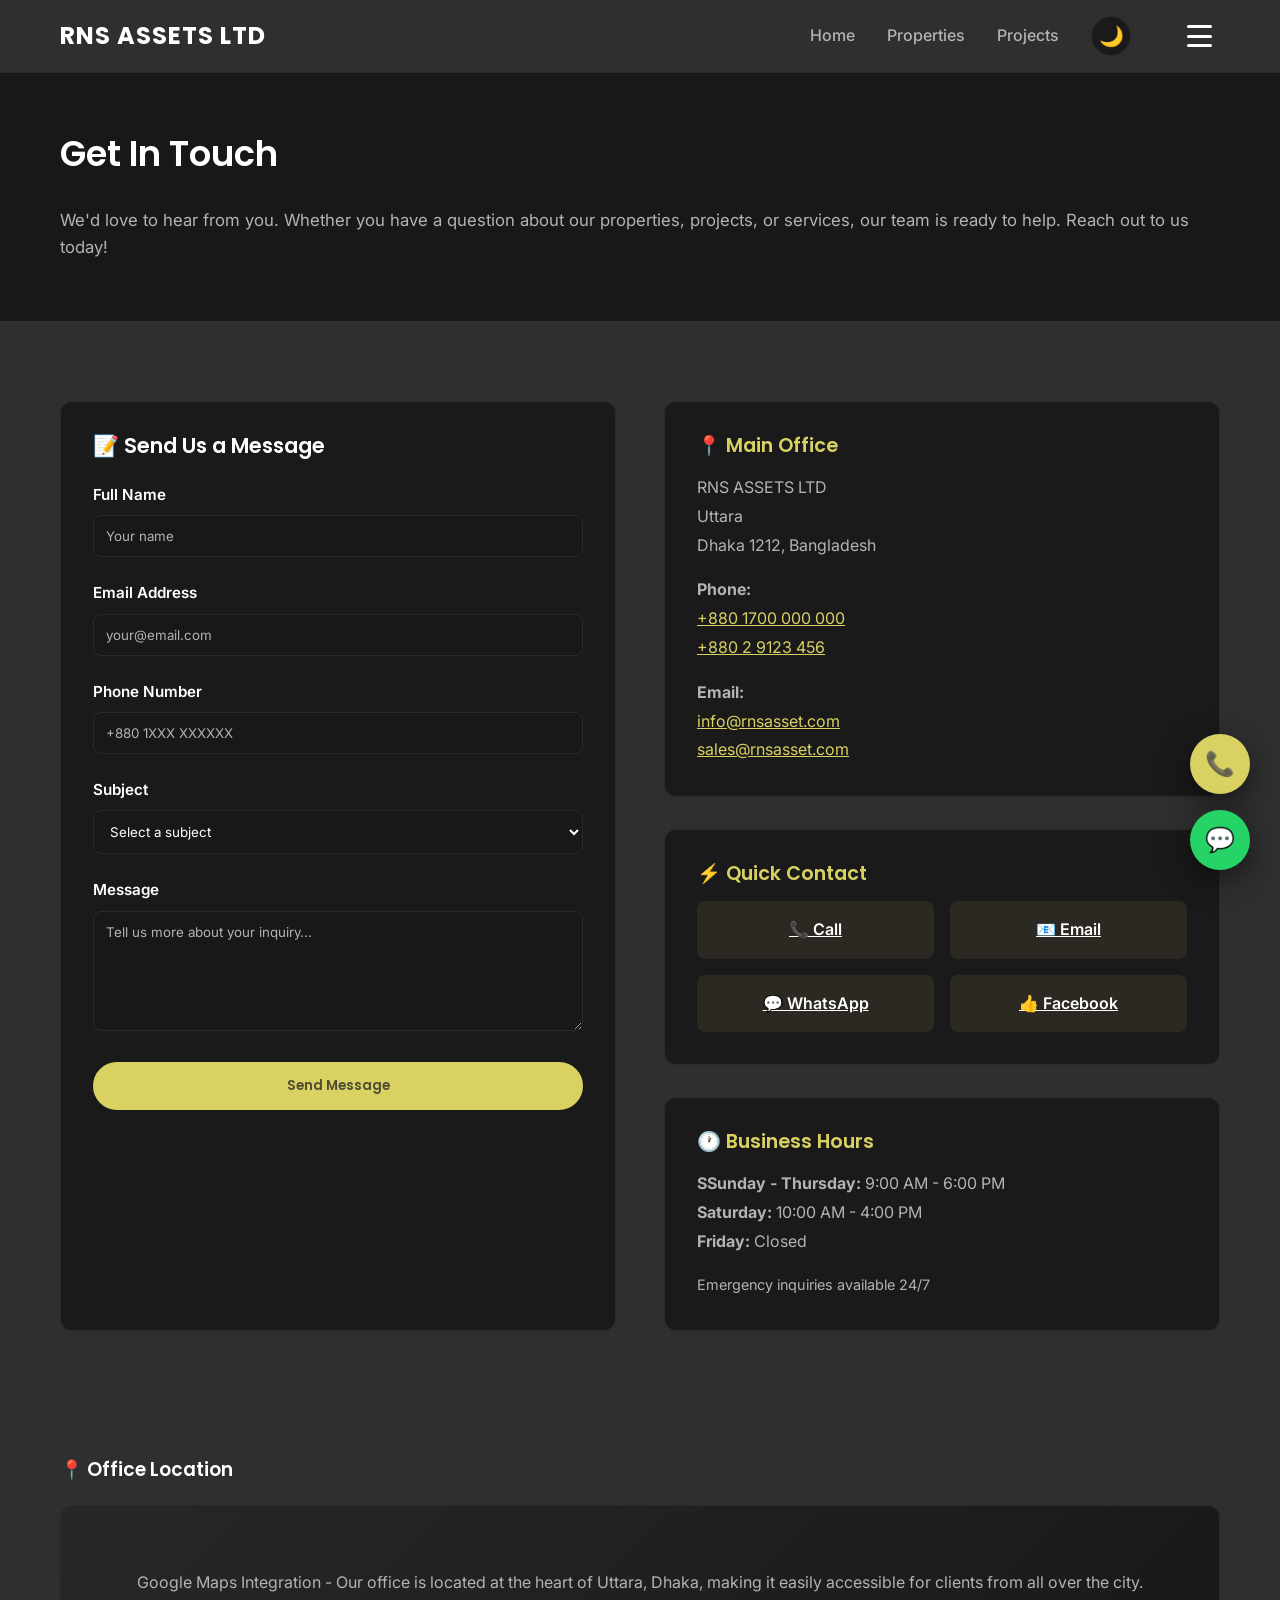
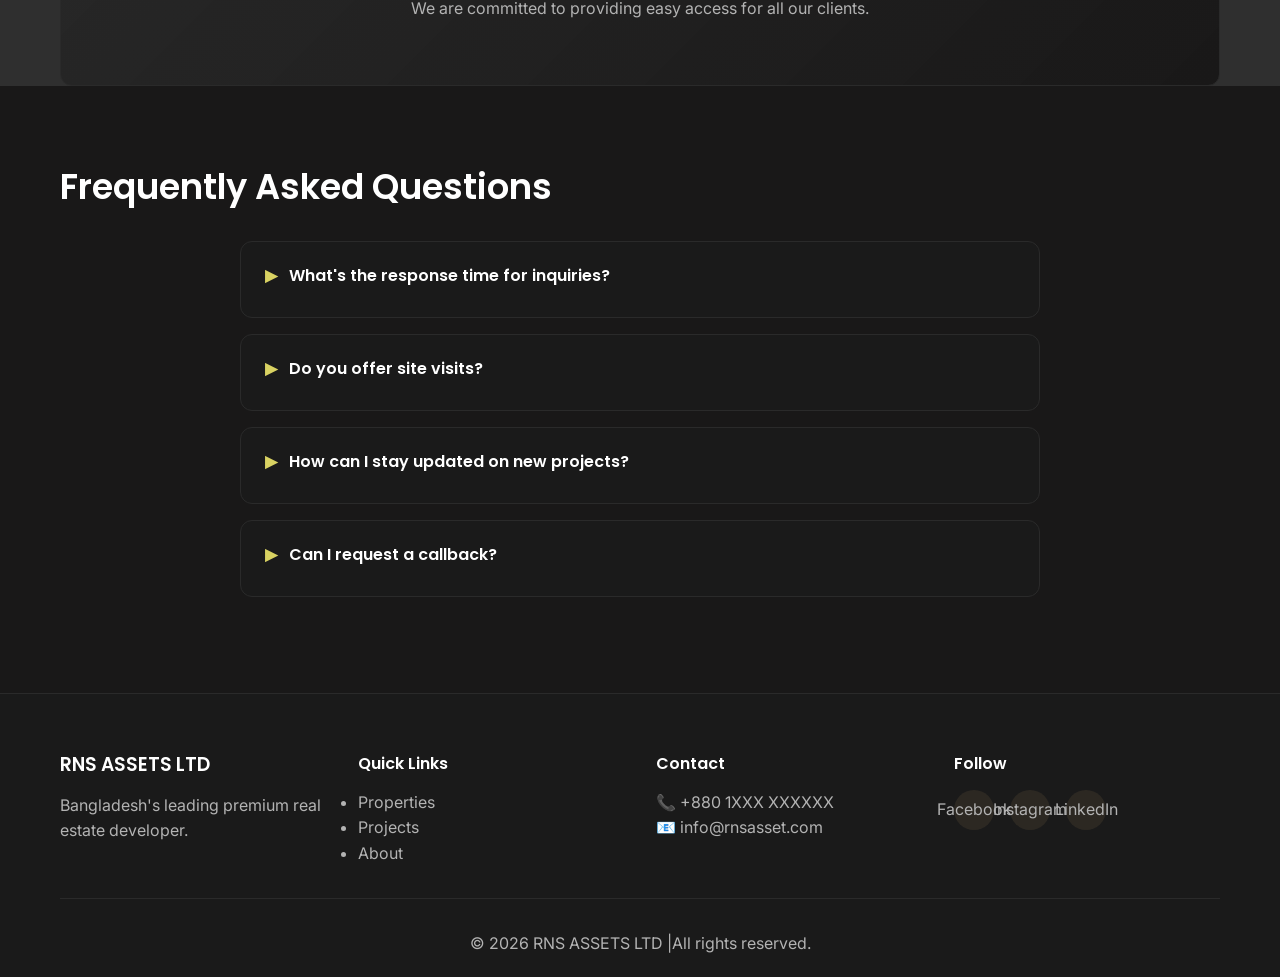
<file: contact.html>
<!DOCTYPE html>
<html lang="en">
<head>
    <meta charset="UTF-8">
    <meta name="viewport" content="width=device-width, initial-scale=1.0">
    <title>Contact Us - RNS ASSETS LTD</title>
    <link rel="preconnect" href="https://fonts.googleapis.com">
    <link rel="preconnect" href="https://fonts.gstatic.com" crossorigin>
    <link href="https://fonts.googleapis.com/css2?family=Poppins:wght@300;400;500;600;700&family=Inter:wght@300;400;500;600&display=swap" rel="stylesheet">
    <link rel="stylesheet" href="styles.css">
    <style>
        .contact-container {
            display: grid;
            grid-template-columns: 1fr 1fr;
            gap: 3rem;
            padding: 80px 0;
        }

        .contact-form {
            background-color: var(--card-bg);
            border: 1px solid var(--border-color);
            border-radius: 12px;
            padding: 2rem;
        }

        .form-group {
            margin-bottom: 1.5rem;
        }

        .form-group label {
            display: block;
            color: var(--text-primary);
            font-weight: 600;
            margin-bottom: 0.5rem;
            font-size: 0.95rem;
        }

        .form-group input,
        .form-group textarea,
        .form-group select {
            width: 100%;
            padding: 0.75rem;
            background-color: var(--secondary-bg);
            border: 1px solid var(--border-color);
            border-radius: 8px;
            color: var(--text-primary);
            font-family: 'Inter', sans-serif;
            transition: var(--transition);
        }

        .form-group input::placeholder,
        .form-group textarea::placeholder {
            color: var(--text-secondary);
        }

        .form-group input:focus,
        .form-group textarea:focus,
        .form-group select:focus {
            outline: none;
            border-color: var(--accent);
            background-color: rgba(201, 169, 110, 0.05);
        }

        .form-group textarea {
            min-height: 120px;
            resize: vertical;
        }

        .form-submit {
            width: 100%;
        }

        .contact-info {
            display: grid;
            grid-template-columns: 1fr;
            gap: 2rem;
        }

        .contact-card {
            background-color: var(--card-bg);
            border: 1px solid var(--border-color);
            border-radius: 12px;
            padding: 2rem;
        }

        .contact-card h3 {
            color: var(--accent);
            margin-bottom: 1rem;
            font-size: 1.2rem;
        }

        .contact-card p {
            color: var(--text-secondary);
            line-height: 1.8;
        }

        .contact-card a {
            color: var(--accent);
            text-decoration: underline;
        }

        .contact-card a:hover {
            color: var(--accent-hover);
        }

        .quick-links {
            display: grid;
            grid-template-columns: repeat(2, 1fr);
            gap: 1rem;
            margin-top: 1rem;
        }

        .quick-link {
            background-color: rgba(201, 169, 110, 0.1);
            padding: 1rem;
            border-radius: 8px;
            text-align: center;
            cursor: pointer;
            transition: var(--transition);
        }

        .quick-link:hover {
            background-color: rgba(201, 169, 110, 0.2);
            transform: translateY(-2px);
        }

        .quick-link a {
            display: block;
            color: var(--text-primary);
            font-weight: 600;
        }

        .page-title {
            font-size: 2.2rem;
            margin-bottom: 2rem;
        }

        .office-map {
            background: linear-gradient(135deg, var(--primary-bg), var(--secondary-bg));
            border: 1px solid var(--border-color);
            border-radius: 12px;
            padding: 4rem;
            text-align: center;
            color: var(--text-secondary);
        }

        @media (max-width: 1024px) {
            .contact-container {
                grid-template-columns: 1fr;
            }
        }

        @media (max-width: 768px) {
            .contact-form {
                order: 2;
            }

            .contact-info {
                order: 1;
            }
        }
    </style>
</head>
<body>
    <!-- Navigation -->
    <nav class="navbar">
        <div class="container">
            <div class="nav-wrapper">
                <a href="index.html" class="logo"><h1>RNS ASSETS LTD</h1></a>
                <ul class="nav-menu" id="navMenu">
                    <li><a href="index.html">Home</a></li>
                    <li><a href="properties.html">Properties</a></li>
                    <li><a href="projects.html">Projects</a></li>
                </ul>
                <ul class="nav-menu-hidden" id="navMenuHidden">
                    <li><a href="career.html">Career</a></li>
                    <li><a href="news-events.html">News & Events</a></li>
                    <li><a href="about.html">About</a></li>
                    <li><a href="services.html">Services</a></li>
                    <li><a href="contact.html" class="active">Contact</a></li>
                </ul>
                <button id="themeToggle" class="theme-toggle" aria-label="Toggle theme">
                    <span class="theme-icon">🌙</span>
                </button>
                <div class="hamburger" id="hamburger">
                    <span></span><span></span><span></span>
                </div>
            </div>
        </div>
    </nav>

    <!-- Contact Hero -->
    <section style="background-color: var(--secondary-bg); padding: 60px 0;">
        <div class="container">
            <h1 class="page-title">Get In Touch</h1>
            <p style="color: var(--text-secondary); font-size: 1.05rem;">
                We'd love to hear from you. Whether you have a question about our properties, projects, or services,
                our team is ready to help. Reach out to us today!
            </p>
        </div>
    </section>

    <!-- Contact Section -->
    <section style="background-color: var(--primary-bg);">
        <div class="container">
            <div class="contact-container">
                <!-- Contact Form -->
                <div class="contact-form">
                    <h3 style="color: var(--text-primary); margin-bottom: 1.5rem; font-size: 1.3rem;">📝 Send Us a Message</h3>
                    <form id="contactForm">
                        <div class="form-group">
                            <label for="name">Full Name</label>
                            <input type="text" id="name" name="name" placeholder="Your name" required>
                        </div>

                        <div class="form-group">
                            <label for="email">Email Address</label>
                            <input type="email" id="email" name="email" placeholder="your@email.com" required>
                        </div>

                        <div class="form-group">
                            <label for="phone">Phone Number</label>
                            <input type="tel" id="phone" name="phone" placeholder="+880 1XXX XXXXXX">
                        </div>

                        <div class="form-group">
                            <label for="subject">Subject</label>
                            <select id="subject" name="subject" required>
                                <option value="">Select a subject</option>
                                <option value="property_inquiry">Property Inquiry</option>
                                <option value="project_inquiry">Project Inquiry</option>
                                <option value="interior_design">Interior Design</option>
                                <option value="consultation">Consultation</option>
                                <option value="other">Other</option>
                            </select>
                        </div>

                        <div class="form-group">
                            <label for="message">Message</label>
                            <textarea id="message" name="message" placeholder="Tell us more about your inquiry..." required></textarea>
                        </div>

                        <button type="submit" class="cta-button primary-btn form-submit">Send Message</button>
                    </form>
                </div>

                <!-- Contact Information -->
                <div class="contact-info">
                    <!-- Main Office -->
                    <div class="contact-card">
                        <h3>📍 Main Office</h3>
                        <p>
                            RNS ASSETS LTD<br>
                            Uttara<br>
                            Dhaka 1212, Bangladesh
                        </p>
                        <p style="margin-top: 1rem;">
                            <strong>Phone:</strong><br>
                            <a href="tel:+8801700000000">+880 1700 000 000</a><br>
                            <a href="tel:+88029123456">+880 2 9123 456</a>
                        </p>
                        <p style="margin-top: 1rem;">
                            <strong>Email:</strong><br>
                            <a href="mailto:info@rnsasset.com">info@rnsasset.com</a><br>
                            <a href="mailto:sales@rnsasset.com">sales@rnsasset.com</a>
                        </p>
                    </div>

                    <!-- Quick Contact -->
                    <div class="contact-card">
                        <h3>⚡ Quick Contact</h3>
                        <div class="quick-links">
                            <div class="quick-link">
                                <a href="tel:+8801700000000">📞 Call</a>
                            </div>
                            <div class="quick-link">
                                <a href="mailto:info@rnsasset.com">📧 Email</a>
                            </div>
                            <div class="quick-link">
                                <a href="https://wa.me/8801700000000">💬 WhatsApp</a>
                            </div>
                            <div class="quick-link">
                                <a href="https://facebook.com/rnsassets">👍 Facebook</a>
                            </div>
                        </div>
                    </div>

                    <!-- Business Hours -->
                    <div class="contact-card">
                        <h3>🕐 Business Hours</h3>
                        <p>
                            <strong>SSunday - Thursday:</strong> 9:00 AM - 6:00 PM<br>
                            <strong>Saturday:</strong> 10:00 AM - 4:00 PM<br>
                            <strong>Friday:</strong> Closed
                        </p>
                        <p style="margin-top: 1rem; font-size: 0.9rem; color: var(--text-secondary);">
                            Emergency inquiries available 24/7
                        </p>
                    </div>
                </div>
            </div>

            <!-- Office Location Map -->
            <div style="margin-top: 3rem;">
                <h3 style="color: var(--text-primary); margin-bottom: 1.5rem;">📍 Office Location</h3>
                <div class="office-map">
                    Google Maps Integration - Our office is located at the heart of Uttara, Dhaka, making it easily accessible for clients from all over the city. We are committed to
                    providing easy access for all our clients.
                </div>
            </div>
        </div>
    </section>

    <!-- FAQ Section -->
    <section style="background-color: var(--secondary-bg); padding: 80px 0;">
        <div class="container">
            <h2 class="page-title">Frequently Asked Questions</h2>
            <div style="max-width: 800px; margin: 0 auto;">
                <div class="faq-item">
                    <h3 class="faq-question">What's the response time for inquiries?</h3>
                    <p class="faq-answer">We aim to respond to all inquiries within 24 hours during business days. For urgent matters, you can reach us via phone or WhatsApp.</p>
                </div>

                <div class="faq-item">
                    <h3 class="faq-question">Do you offer site visits?</h3>
                    <p class="faq-answer">Absolutely! We offer guided site visits by appointment. Contact us to schedule a visit that suits your convenience.</p>
                </div>

                <div class="faq-item">
                    <h3 class="faq-question">How can I stay updated on new projects?</h3>
                    <p class="faq-answer">Subscribe to our mailing list on this page to receive updates about new launches, special offers, and project progress.</p>
                </div>

                <div class="faq-item">
                    <h3 class="faq-question">Can I request a callback?</h3>
                    <p class="faq-answer">Yes! Fill the contact form above and mention your preferred time, and we'll call you back at your convenience.</p>
                </div>
            </div>
        </div>
    </section>

    <!-- Footer -->
    <footer class="footer">
        <div class="container">
            <div class="footer-grid">
                <div class="footer-col">
                    <h3>RNS ASSETS LTD</h3>
                    <p>Bangladesh's leading premium real estate developer.</p>
                </div>
                <div class="footer-col">
                    <h4>Quick Links</h4>
                    <ul>
                        <li><a href="properties.html">Properties</a></li>
                        <li><a href="projects.html">Projects</a></li>
                        <li><a href="about.html">About</a></li>
                    </ul>
                </div>
                <div class="footer-col">
                    <h4>Contact</h4>
                    <p>📞 +880 1XXX XXXXXX</p>
                    <p>📧 info@rnsasset.com</p>
                </div>
                <div class="footer-col">
                    <h4>Follow</h4>
                    <div class="social-links">
                        <a href="#">Facebook</a>
                        <a href="#">Instagram</a>
                        <a href="#">LinkedIn</a>
                    </div>
                </div>
            </div>
            <div class="footer-bottom">
                <p>&copy; 2026 RNS ASSETS LTD |All rights reserved.</p>
            </div>
        </div>
    </footer>

    <div class="floating-cta" id="floatingCta">
        <a href="tel:+8801700000000" class="floating-btn call">📞</a>
        <a href="https://wa.me/8801700000000" class="floating-btn whatsapp">💬</a>
    </div>

    <script src="script.js"></script>
    <script>
        document.getElementById('contactForm')?.addEventListener('submit', function(e) {
            e.preventDefault();

            const name = document.getElementById('name').value;
            const email = document.getElementById('email').value;
            const phone = document.getElementById('phone').value;
            const subject = document.getElementById('subject').value;
            const message = document.getElementById('message').value;

            // Create WhatsApp message
            const whatsappMessage = `Hello RNS ASSETS LTD! I'm interested in your services.\n\nName: ${name}\nEmail: ${email}\nPhone: ${phone}\nSubject: ${subject}\n\nMessage: ${message}`;

            // Open WhatsApp
            window.open(`https://wa.me/8801700000000?text=${encodeURIComponent(whatsappMessage)}`, '_blank');

            // Also send via email if needed
            window.open(`mailto:info@rnsasset.com?subject=${encodeURIComponent(subject)}&body=${encodeURIComponent(`Name: ${name}\nEmail: ${email}\nPhone: ${phone}\n\nMessage:\n${message}`)}`, '_blank');

            // Reset form
            this.reset();
        });
    </script>
</body>
</html>
</file>
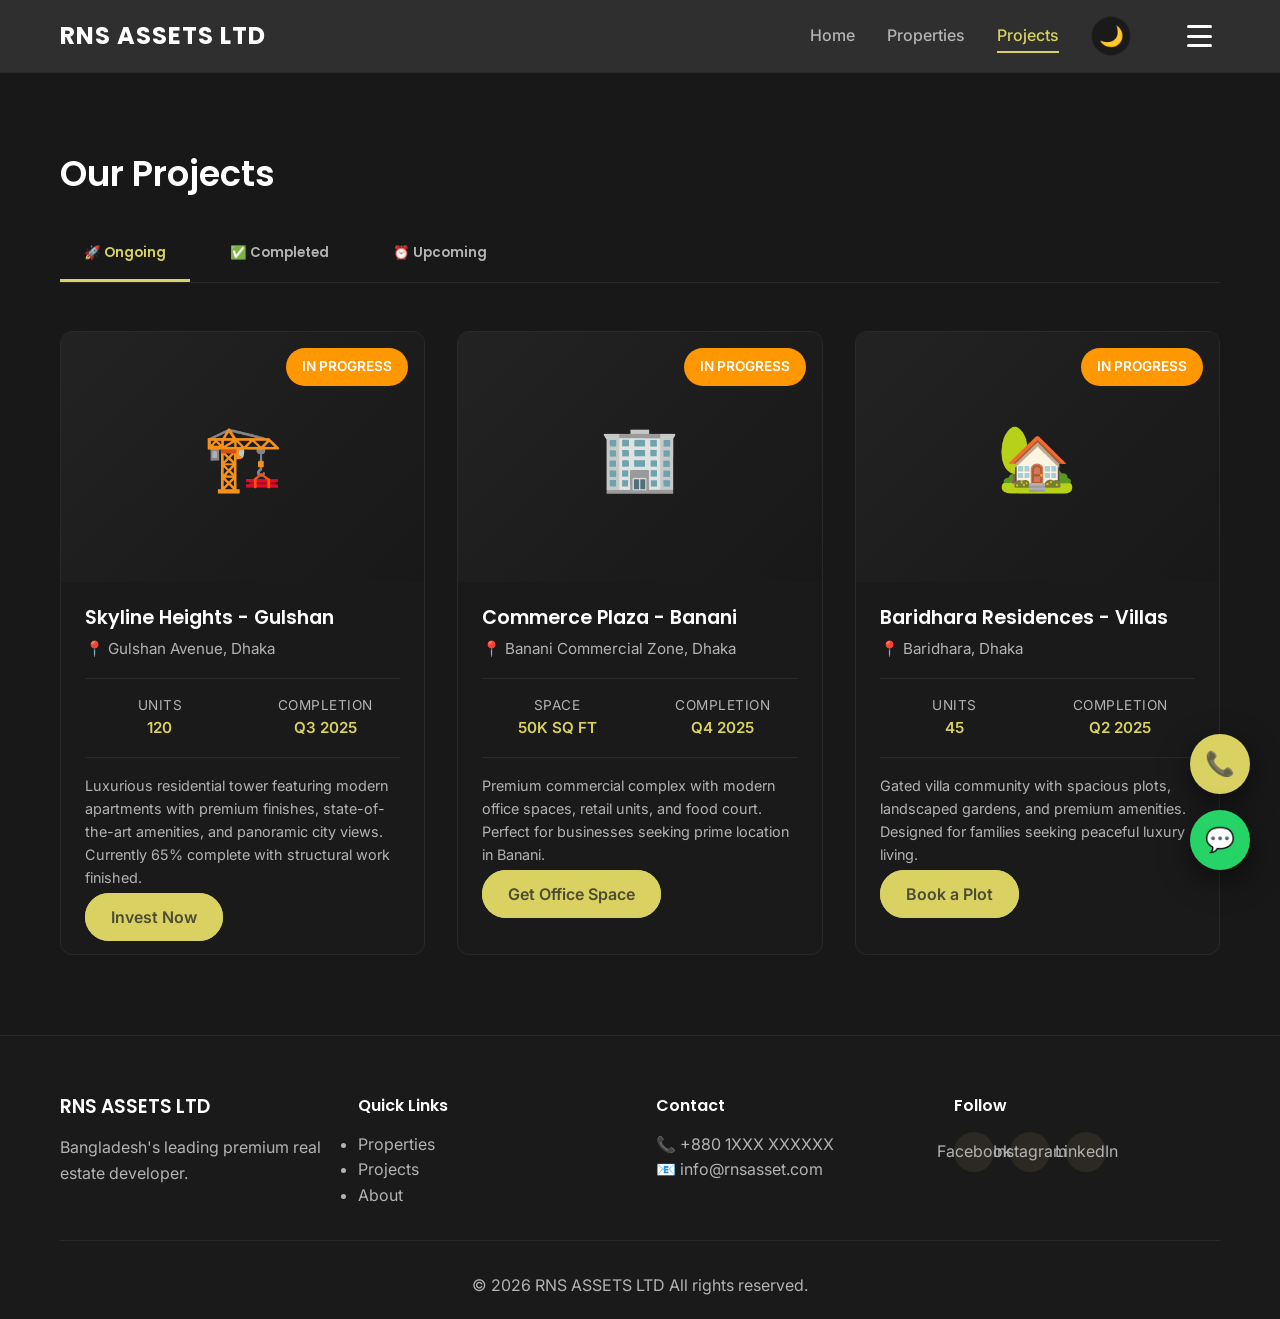
<file: projects.html>
<!DOCTYPE html>
<html lang="en">
<head>
    <meta charset="UTF-8">
    <meta name="viewport" content="width=device-width, initial-scale=1.0">
    <title>Projects - RNS ASSETS LTD</title>
    <link rel="preconnect" href="https://fonts.googleapis.com">
    <link rel="preconnect" href="https://fonts.gstatic.com" crossorigin>
    <link href="https://fonts.googleapis.com/css2?family=Poppins:wght@300;400;500;600;700&family=Inter:wght@300;400;500;600&display=swap" rel="stylesheet">
    <link rel="stylesheet" href="styles.css">
    <style>
        .tabs {
            display: flex;
            gap: 1rem;
            margin-bottom: 3rem;
            border-bottom: 1px solid var(--border-color);
            flex-wrap: wrap;
        }

        .tab-btn {
            padding: 1rem 1.5rem;
            background: transparent;
            border: none;
            color: var(--text-secondary);
            font-weight: 600;
            cursor: pointer;
            border-bottom: 3px solid transparent;
            transition: var(--transition);
            font-family: 'Poppins', sans-serif;
        }

        .tab-btn:hover {
            color: var(--accent);
        }

        .tab-btn.active {
            color: var(--accent);
            border-bottom-color: var(--accent);
        }

        .tab-content {
            display: none;
        }

        .tab-content.active {
            display: grid;
            grid-template-columns: repeat(auto-fill, minmax(330px, 1fr));
            gap: 2rem;
        }

        .project-card {
            background-color: var(--card-bg);
            border-radius: 12px;
            overflow: hidden;
            border: 1px solid var(--border-color);
            transition: var(--transition);
        }

        .project-card:hover {
            transform: translateY(-10px);
            border-color: var(--accent);
            box-shadow: 0 20px 50px rgba(201, 169, 110, 0.2);
        }

        .project-image {
            width: 100%;
            height: 250px;
            background: linear-gradient(135deg, var(--primary-bg), var(--secondary-bg));
            display: flex;
            align-items: center;
            justify-content: center;
            font-size: 4rem;
            position: relative;
        }

        .project-status {
            position: absolute;
            top: 1rem;
            right: 1rem;
            padding: 0.5rem 1rem;
            border-radius: 50px;
            font-weight: 600;
            font-size: 0.85rem;
            text-transform: uppercase;
        }

        .status-ongoing {
            background-color: #FF9800;
            color: white;
        }

        .status-completed {
            background-color: #4CAF50;
            color: white;
        }

        .status-upcoming {
            background-color: #2196F3;
            color: white;
        }

        .project-info {
            padding: 1.5rem;
        }

        .project-info h3 {
            font-size: 1.2rem;
            margin-bottom: 0.5rem;
            color: var(--text-primary);
        }

        .project-location {
            color: var(--text-secondary);
            font-size: 0.95rem;
            margin-bottom: 1rem;
        }

        .project-details {
            display: grid;
            grid-template-columns: 1fr 1fr;
            gap: 1rem;
            padding: 1rem 0;
            border-top: 1px solid var(--border-color);
            border-bottom: 1px solid var(--border-color);
            margin-bottom: 1rem;
        }

        .detail-item {
            text-align: center;
        }

        .detail-label {
            color: var(--text-secondary);
            font-size: 0.85rem;
            text-transform: uppercase;
            letter-spacing: 0.5px;
        }

        .detail-value {
            color: var(--accent);
            font-weight: 600;
            font-size: 0.95rem;
        }

        .project-description {
            color: var(--text-secondary);
            font-size: 0.9rem;
            line-height: 1.6;
            margin-bottom: 1rem;
        }

        .project-footer {
            display: flex;
            gap: 1rem;
        }

        .page-title {
            font-size: 2.2rem;
            margin-bottom: 2rem;
        }

        @media (max-width: 768px) {
            .tab-content.active {
                grid-template-columns: 1fr;
            }

            .tabs {
                gap: 0.5rem;
            }

            .tab-btn {
                padding: 0.75rem 1rem;
                font-size: 0.9rem;
            }
        }
    </style>
</head>
<body>
    <!-- Navigation -->
    <nav class="navbar">
        <div class="container">
            <div class="nav-wrapper">
                <a href="index.html" class="logo"><h1>RNS ASSETS LTD</h1></a>
                <ul class="nav-menu" id="navMenu">
                    <li><a href="index.html">Home</a></li>
                    <li><a href="properties.html">Properties</a></li>
                    <li><a href="projects.html" class="active">Projects</a></li>
                </ul>
                <ul class="nav-menu-hidden" id="navMenuHidden">
                    <li><a href="career.html">Career</a></li>
                    <li><a href="news-events.html">News & Events</a></li>
                    <li><a href="about.html">About</a></li>
                    <li><a href="services.html">Services</a></li>
                    <li><a href="contact.html">Contact</a></li>
                </ul>
                <button id="themeToggle" class="theme-toggle" aria-label="Toggle theme">
                    <span class="theme-icon">🌙</span>
                </button>
                <div class="hamburger" id="hamburger">
                    <span></span><span></span><span></span>
                </div>
            </div>
        </div>
    </nav>

    <!-- Projects Section -->
    <section style="background-color: var(--secondary-bg); padding: 80px 0;">
        <div class="container">
            <h2 class="page-title">Our Projects</h2>

            <div class="tabs">
                <button class="tab-btn active" data-tab="ongoing">🚀 Ongoing</button>
                <button class="tab-btn" data-tab="completed">✅ Completed</button>
                <button class="tab-btn" data-tab="upcoming">⏰ Upcoming</button>
            </div>

            <!-- Ongoing Projects -->
            <div class="tab-content active" id="ongoing">
                <div class="project-card">
                    <div class="project-image">
                        🏗️
                        <span class="project-status status-ongoing">In Progress</span>
                    </div>
                    <div class="project-info">
                        <h3>Skyline Heights - Gulshan</h3>
                        <p class="project-location">📍 Gulshan Avenue, Dhaka</p>
                        <div class="project-details">
                            <div class="detail-item">
                                <div class="detail-label">Units</div>
                                <div class="detail-value">120</div>
                            </div>
                            <div class="detail-item">
                                <div class="detail-label">Completion</div>
                                <div class="detail-value">Q3 2025</div>
                            </div>
                        </div>
                        <p class="project-description">
                            Luxurious residential tower featuring modern apartments with premium finishes, state-of-the-art amenities, and panoramic city views. Currently 65% complete with structural work finished.
                        </p>
                        <a href="contact.html" class="cta-button primary-btn" style="width: 100%; text-align: center;">Invest Now</a>
                    </div>
                </div>

                <div class="project-card">
                    <div class="project-image">
                        🏢
                        <span class="project-status status-ongoing">In Progress</span>
                    </div>
                    <div class="project-info">
                        <h3>Commerce Plaza - Banani</h3>
                        <p class="project-location">📍 Banani Commercial Zone, Dhaka</p>
                        <div class="project-details">
                            <div class="detail-item">
                                <div class="detail-label">Space</div>
                                <div class="detail-value">50K SQ FT</div>
                            </div>
                            <div class="detail-item">
                                <div class="detail-label">Completion</div>
                                <div class="detail-value">Q4 2025</div>
                            </div>
                        </div>
                        <p class="project-description">
                            Premium commercial complex with modern office spaces, retail units, and food court. Perfect for businesses seeking prime location in Banani.
                        </p>
                        <a href="contact.html" class="cta-button primary-btn" style="width: 100%; text-align: center;">Get Office Space</a>
                    </div>
                </div>

                <div class="project-card">
                    <div class="project-image">
                        🏡
                        <span class="project-status status-ongoing">In Progress</span>
                    </div>
                    <div class="project-info">
                        <h3>Baridhara Residences - Villas</h3>
                        <p class="project-location">📍 Baridhara, Dhaka</p>
                        <div class="project-details">
                            <div class="detail-item">
                                <div class="detail-label">Units</div>
                                <div class="detail-value">45</div>
                            </div>
                            <div class="detail-item">
                                <div class="detail-label">Completion</div>
                                <div class="detail-value">Q2 2025</div>
                            </div>
                        </div>
                        <p class="project-description">
                            Gated villa community with spacious plots, landscaped gardens, and premium amenities. Designed for families seeking peaceful luxury living.
                        </p>
                        <a href="contact.html" class="cta-button primary-btn" style="width: 100%; text-align: center;">Book a Plot</a>
                    </div>
                </div>
            </div>

            <!-- Completed Projects -->
            <div class="tab-content" id="completed">
                <div class="project-card">
                    <div class="project-image">
                        🏆
                        <span class="project-status status-completed">Completed</span>
                    </div>
                    <div class="project-info">
                        <h3>Dhanmondi Towers - Phase 1</h3>
                        <p class="project-location">📍 Dhanmondi, Dhaka</p>
                        <div class="project-details">
                            <div class="detail-item">
                                <div class="detail-label">Units</div>
                                <div class="detail-value">200</div>
                            </div>
                            <div class="detail-item">
                                <div class="detail-label">Completed</div>
                                <div class="detail-value">2023</div>
                            </div>
                        </div>
                        <p class="project-description">
                            Landmark residential complex with 100% occupancy. Residents enjoy world-class amenities including pool, gym, and 24/7 security.
                        </p>
                        <button class="cta-button secondary-btn" style="width: 100%; text-align: center;">View Testimonials</button>
                    </div>
                </div>

                <div class="project-card">
                    <div class="project-image">
                        🏪
                        <span class="project-status status-completed">Completed</span>
                    </div>
                    <div class="project-info">
                        <h3>Gulshan Market Complex</h3>
                        <p class="project-location">📍 Gulshan, Dhaka</p>
                        <div class="project-details">
                            <div class="detail-item">
                                <div class="detail-label">Floors</div>
                                <div class="detail-value">8</div>
                            </div>
                            <div class="detail-item">
                                <div class="detail-label">Completed</div>
                                <div class="detail-value">2023</div>
                            </div>
                        </div>
                        <p class="project-description">
                            Multi-use development featuring retail shops, offices, and restaurants. Highly sought after commercial location generating excellent returns.
                        </p>
                        <button class="cta-button secondary-btn" style="width: 100%; text-align: center;">Learn More</button>
                    </div>
                </div>

                <div class="project-card">
                    <div class="project-image">
                        🏠
                        <span class="project-status status-completed">Completed</span>
                    </div>
                    <div class="project-info">
                        <h3>Mirpur Garden Complex</h3>
                        <p class="project-location">📍 Mirpur, Dhaka</p>
                        <div class="project-details">
                            <div class="detail-item">
                                <div class="detail-label">Units</div>
                                <div class="detail-value">150</div>
                            </div>
                            <div class="detail-item">
                                <div class="detail-label">Completed</div>
                                <div class="detail-value">2022</div>
                            </div>
                        </div>
                        <p class="project-description">
                            Family-oriented residential project with lush green spaces, schools nearby, and excellent connectivity. Popular among young professionals.
                        </p>
                        <button class="cta-button secondary-btn" style="width: 100%; text-align: center;">Success Stories</button>
                    </div>
                </div>
            </div>

            <!-- Upcoming Projects -->
            <div class="tab-content" id="upcoming">
                <div class="project-card">
                    <div class="project-image">
                        🌆
                        <span class="project-status status-upcoming">Launching</span>
                    </div>
                    <div class="project-info">
                        <h3>Banasree Premium Villas</h3>
                        <p class="project-location">📍 Banasree, Dhaka</p>
                        <div class="project-details">
                            <div class="detail-item">
                                <div class="detail-label">Units</div>
                                <div class="detail-value">60</div>
                            </div>
                            <div class="detail-item">
                                <div class="detail-label">Launch</div>
                                <div class="detail-value">Q3 2026</div>
                            </div>
                        </div>
                        <p class="project-description">
                            Exclusive villa community with ultra-modern architecture, smart home features, and lush landscaping. Early bird offers available.
                        </p>
                        <a href="contact.html" class="cta-button primary-btn" style="width: 100%; text-align: center;">Pre-Launch Inquiry</a>
                    </div>
                </div>

                <div class="project-card">
                    <div class="project-image">
                        🏬
                        <span class="project-status status-upcoming">Launching</span>
                    </div>
                    <div class="project-info">
                        <h3>Chattogram Riverside Development</h3>
                        <p class="project-location">📍 Chattogram, Bangladesh</p>
                        <div class="project-details">
                            <div class="detail-item">
                                <div class="detail-label">Units</div>
                                <div class="detail-value">300</div>
                            </div>
                            <div class="detail-item">
                                <div class="detail-label">Launch</div>
                                <div class="detail-value">Q4 2026</div>
                            </div>
                        </div>
                        <p class="project-description">
                            Large-scale development with residential and commercial spaces overlooking the river. Strategic location for business and lifestyle.
                        </p>
                        <a href="contact.html" class="cta-button primary-btn" style="width: 100%; text-align: center;">Express Interest</a>
                    </div>
                </div>

                <div class="project-card">
                    <div class="project-image">
                        ⭐
                        <span class="project-status status-upcoming">Planning</span>
                    </div>
                    <div class="project-info">
                        <h3>Dhaka Central Business District</h3>
                        <p class="project-location">📍 Kawran Bazar, Dhaka</p>
                        <div class="project-details">
                            <div class="detail-item">
                                <div class="detail-label">Space</div>
                                <div class="detail-value">100K SQ FT</div>
                            </div>
                            <div class="detail-item">
                                <div class="detail-label">Planning</div>
                                <div class="detail-value">2025</div>
                            </div>
                        </div>
                        <p class="project-description">
                            Mega commercial complex planned for prime business district. State-of-the-art facilities for corporate headquarters and startups.
                        </p>
                        <button class="cta-button secondary-btn" style="width: 100%; text-align: center;">Notify Me</button>
                    </div>
                </div>
            </div>
        </div>
    </section>

    <!-- Footer -->
    <footer class="footer">
        <div class="container">
            <div class="footer-grid">
                <div class="footer-col">
                    <h3>RNS ASSETS LTD</h3>
                    <p>Bangladesh's leading premium real estate developer.</p>
                </div>
                <div class="footer-col">
                    <h4>Quick Links</h4>
                    <ul>
                        <li><a href="properties.html">Properties</a></li>
                        <li><a href="projects.html">Projects</a></li>
                        <li><a href="about.html">About</a></li>
                    </ul>
                </div>
                <div class="footer-col">
                    <h4>Contact</h4>
                    <p>📞 +880 1XXX XXXXXX</p>
                    <p>📧 info@rnsasset.com</p>
                </div>
                <div class="footer-col">
                    <h4>Follow</h4>
                    <div class="social-links">
                        <a href="#">Facebook</a>
                        <a href="#">Instagram</a>
                        <a href="#">LinkedIn</a>
                    </div>
                </div>
            </div>
            <div class="footer-bottom">
                <p>&copy; 2026 RNS ASSETS LTD All rights reserved.</p>
            </div>
        </div>
    </footer>

    <div class="floating-cta" id="floatingCta">
        <a href="tel:+8801700000000" class="floating-btn call">📞</a>
        <a href="https://wa.me/8801700000000" class="floating-btn whatsapp">💬</a>
    </div>

    <script src="script.js"></script>
    <script>
        document.querySelectorAll('.tab-btn').forEach(btn => {
            btn.addEventListener('click', function() {
                const tabName = this.dataset.tab;

                document.querySelectorAll('.tab-btn').forEach(b => b.classList.remove('active'));
                document.querySelectorAll('.tab-content').forEach(c => c.classList.remove('active'));

                this.classList.add('active');
                document.getElementById(tabName).classList.add('active');
            });
        });
    </script>
</body>
</html>
</file>
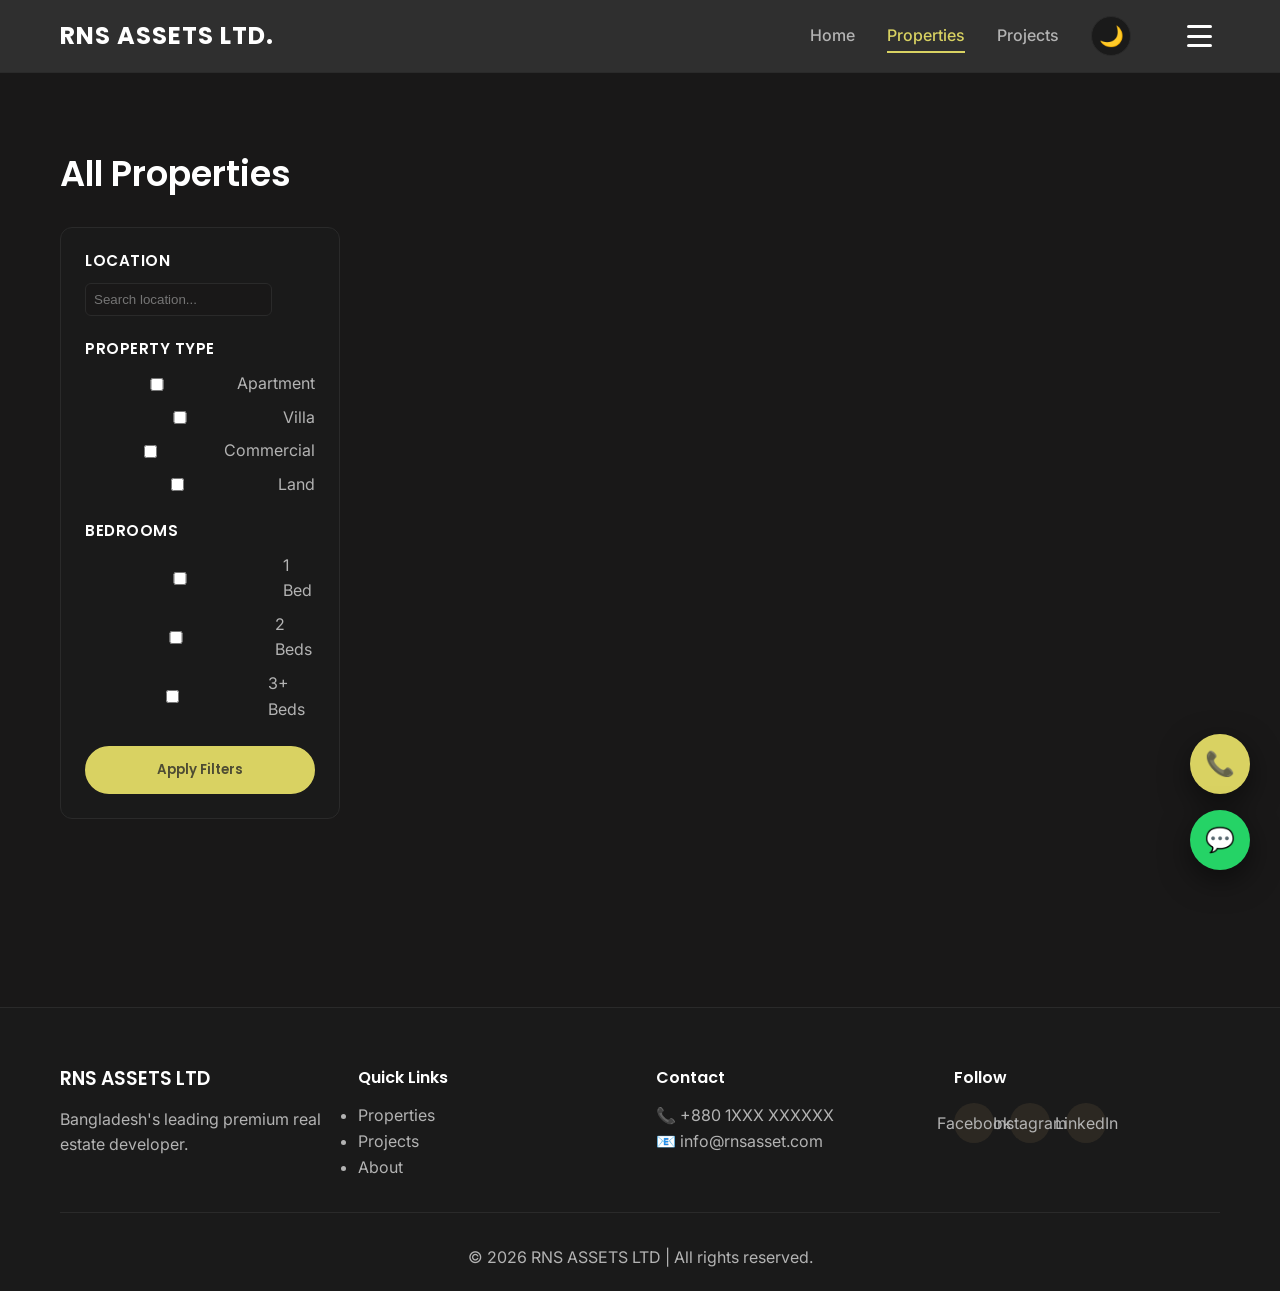
<file: properties.html>
<!DOCTYPE html>
<html lang="en">
<head>
    <meta charset="UTF-8">
    <meta name="viewport" content="width=device-width, initial-scale=1.0">
    <title>Properties - RNS ASSETS LTD</title>
    <link rel="preconnect" href="https://fonts.googleapis.com">
    <link rel="preconnect" href="https://fonts.gstatic.com" crossorigin>
    <link href="https://fonts.googleapis.com/css2?family=Poppins:wght@300;400;500;600;700&family=Inter:wght@300;400;500;600&display=swap" rel="stylesheet">
    <link rel="stylesheet" href="styles.css">
    <style>
        .properties-container {
            display: grid;
            grid-template-columns: 280px 1fr;
            gap: 2rem;
            min-height: calc(100vh - 200px);
        }

        .sidebar {
            background-color: var(--card-bg);
            border: 1px solid var(--border-color);
            border-radius: 12px;
            padding: 1.5rem;
            height: fit-content;
            position: sticky;
            top: 100px;
        }

        .filter-group {
            margin-bottom: 1.5rem;
        }

        .filter-group h4 {
            color: var(--text-primary);
            font-size: 0.95rem;
            margin-bottom: 0.8rem;
            text-transform: uppercase;
            letter-spacing: 0.5px;
        }

        .filter-group input[type="range"],
        .filter-group input[type="checkbox"],
        .filter-group select {
            width: 100%;
            cursor: pointer;
        }

        .filter-option {
            display: flex;
            align-items: center;
            margin-bottom: 0.5rem;
        }

        .filter-option input {
            margin-right: 0.5rem;
        }

        .filter-option label {
            color: var(--text-secondary);
            cursor: pointer;
        }

        .properties-list {
            display: grid;
            grid-template-columns: repeat(auto-fill, minmax(300px, 1fr));
            gap: 2rem;
        }

        .page-title {
            font-size: 2.2rem;
            margin-bottom: 2rem;
        }

        @media (max-width: 768px) {
            .properties-container {
                grid-template-columns: 1fr;
            }

            .sidebar {
                position: static;
            }
        }
    </style>
</head>
<body>
    <!-- Navigation -->
    <nav class="navbar">
        <div class="container">
            <div class="nav-wrapper">
                <a href="index.html" class="logo"><h1>RNS ASSETS LTD.</h1></a>
                <ul class="nav-menu" id="navMenu">
                    <li><a href="index.html">Home</a></li>
                    <li><a href="properties.html" class="active">Properties</a></li>
                    <li><a href="projects.html">Projects</a></li>
                </ul>
                <ul class="nav-menu-hidden" id="navMenuHidden">
                    <li><a href="career.html">Career</a></li>
                    <li><a href="news-events.html">News & Events</a></li>
                    <li><a href="about.html">About</a></li>
                    <li><a href="services.html">Services</a></li>
                    <li><a href="contact.html">Contact</a></li>
                </ul>
                <button id="themeToggle" class="theme-toggle" aria-label="Toggle theme">
                    <span class="theme-icon">🌙</span>
                </button>
                <div class="hamburger" id="hamburger">
                    <span></span><span></span><span></span>
                </div>
            </div>
        </div>
    </nav>

    <!-- Main Content -->
    <section style="background-color: var(--secondary-bg); padding: 80px 0;">
        <div class="container">
            <h2 class="page-title">All Properties</h2>

            <div class="properties-container">
                <!-- Sidebar Filters -->
                <aside class="sidebar">
                    <div class="filter-group">
                        <h4>Location</h4>
                        <input type="text" placeholder="Search location..." style="padding: 0.5rem; border-radius: 6px; border: 1px solid var(--border-color); background-color: var(--secondary-bg); color: var(--text-primary);">
                    </div>

                    <div class="filter-group">
                        <h4>Property Type</h4>
                        <div class="filter-option">
                            <input type="checkbox" id="apartment">
                            <label for="apartment">Apartment</label>
                        </div>
                        <div class="filter-option">
                            <input type="checkbox" id="villa">
                            <label for="villa">Villa</label>
                        </div>
                        <div class="filter-option">
                            <input type="checkbox" id="commercial">
                            <label for="commercial">Commercial</label>
                        </div>
                        <div class="filter-option">
                            <input type="checkbox" id="land">
                            <label for="land">Land</label>
                        </div>
                    </div>

                    <div class="filter-group">
                        <h4>Bedrooms</h4>
                        <div class="filter-option">
                            <input type="checkbox" id="bed1">
                            <label for="bed1">1 Bed</label>
                        </div>
                        <div class="filter-option">
                            <input type="checkbox" id="bed2">
                            <label for="bed2">2 Beds</label>
                        </div>
                        <div class="filter-option">
                            <input type="checkbox" id="bed3">
                            <label for="bed3">3+ Beds</label>
                        </div>
                    </div>

                    <button class="primary-btn" style="width: 100%;">Apply Filters</button>
                </aside>

                <!-- Properties List -->
                <div class="properties-list">
                    <div class="property-card">
                        <div class="property-image">
                            <div class="image-placeholder">🏢</div>
                            <span class="property-badge">Featured</span>
                        </div>
                        <div class="property-info">
                            <h3>Luxury Apartment - Gulshan</h3>
                            <p class="location">📍 Gulshan, Dhaka</p>
                            <div class="property-details">
                                <span>3 BED</span>
                                <span>2.5 BATH</span>
                                <span>2,500 SQ FT</span>
                            </div>
                            <div class="property-footer">
                                <p class="price">৳ 2.5 Crore</p>
                                <a href="property-detail.html?id=1" class="view-btn">View Details →</a>
                            </div>
                        </div>
                    </div>

                    <div class="property-card">
                        <div class="property-image">
                            <div class="image-placeholder">🏡</div>
                            <span class="property-badge new">New</span>
                        </div>
                        <div class="property-info">
                            <h3>Modern Villa - Baridhara</h3>
                            <p class="location">📍 Baridhara, Dhaka</p>
                            <div class="property-details">
                                <span>4 BED</span>
                                <span>3 BATH</span>
                                <span>4,500 SQ FT</span>
                            </div>
                            <div class="property-footer">
                                <p class="price">৳ 4.2 Crore</p>
                                <a href="property-detail.html?id=2" class="view-btn">View Details →</a>
                            </div>
                        </div>
                    </div>

                    <div class="property-card">
                        <div class="property-image">
                            <div class="image-placeholder">🏪</div>
                        </div>
                        <div class="property-info">
                            <h3>Premium Commercial Space</h3>
                            <p class="location">📍 Banani, Dhaka</p>
                            <div class="property-details">
                                <span>OFFICE</span>
                                <span>GROUND FLOOR</span>
                                <span>3,000 SQ FT</span>
                            </div>
                            <div class="property-footer">
                                <p class="price">৳ 1.8 Crore</p>
                                <a href="property-detail.html?id=3" class="view-btn">View Details →</a>
                            </div>
                        </div>
                    </div>

                    <div class="property-card">
                        <div class="property-image">
                            <div class="image-placeholder">🏘️</div>
                        </div>
                        <div class="property-info">
                            <h3>Twin Plot - Mirpur</h3>
                            <p class="location">📍 Mirpur, Dhaka</p>
                            <div class="property-details">
                                <span>LAND</span>
                                <span>DUAL PLOT</span>
                                <span>6,000 SQ FT</span>
                            </div>
                            <div class="property-footer">
                                <p class="price">৳ 3.5 Crore</p>
                                <a href="property-detail.html?id=4" class="view-btn">View Details →</a>
                            </div>
                        </div>
                    </div>

                    <div class="property-card">
                        <div class="property-image">
                            <div class="image-placeholder">🏬</div>
                        </div>
                        <div class="property-info">
                            <h3>Penthouse Suite - Dhanmondi</h3>
                            <p class="location">📍 Dhanmondi, Dhaka</p>
                            <div class="property-details">
                                <span>2 BED</span>
                                <span>2 BATH</span>
                                <span>1,800 SQ FT</span>
                            </div>
                            <div class="property-footer">
                                <p class="price">৳ 1.9 Crore</p>
                                <a href="property-detail.html?id=5" class="view-btn">View Details →</a>
                            </div>
                        </div>
                    </div>

                    <div class="property-card">
                        <div class="property-image">
                            <div class="image-placeholder">🏠</div>
                        </div>
                        <div class="property-info">
                            <h3>Family Home - Banasree</h3>
                            <p class="location">📍 Banasree, Dhaka</p>
                            <div class="property-details">
                                <span>5 BED</span>
                                <span>4 BATH</span>
                                <span>5,000 SQ FT</span>
                            </div>
                            <div class="property-footer">
                                <p class="price">৳ 3.8 Crore</p>
                                <a href="property-detail.html?id=6" class="view-btn">View Details →</a>
                            </div>
                        </div>
                    </div>
                </div>
            </div>
        </div>
    </section>

    <!-- Footer -->
    <footer class="footer">
        <div class="container">
            <div class="footer-grid">
                <div class="footer-col">
                    <h3>RNS ASSETS LTD</h3>
                    <p>Bangladesh's leading premium real estate developer.</p>
                </div>
                <div class="footer-col">
                    <h4>Quick Links</h4>
                    <ul>
                        <li><a href="properties.html">Properties</a></li>
                        <li><a href="projects.html">Projects</a></li>
                        <li><a href="about.html">About</a></li>
                    </ul>
                </div>
                <div class="footer-col">
                    <h4>Contact</h4>
                    <p>📞 +880 1XXX XXXXXX</p>
                    <p>📧 info@rnsasset.com</p>
                </div>
                <div class="footer-col">
                    <h4>Follow</h4>
                    <div class="social-links">
                        <a href="#">Facebook</a>
                        <a href="#">Instagram</a>
                        <a href="#">LinkedIn</a>
                    </div>
                </div>
            </div>
            <div class="footer-bottom">
                <p>&copy; 2026 RNS ASSETS LTD | All rights reserved.</p>
            </div>
        </div>
    </footer>

    <div class="floating-cta" id="floatingCta">
        <a href="tel:+8801700000000" class="floating-btn call">📞</a>
        <a href="https://wa.me/8801700000000" class="floating-btn whatsapp">💬</a>
    </div>

    <script src="script.js"></script>
</body>
</html>
</file>
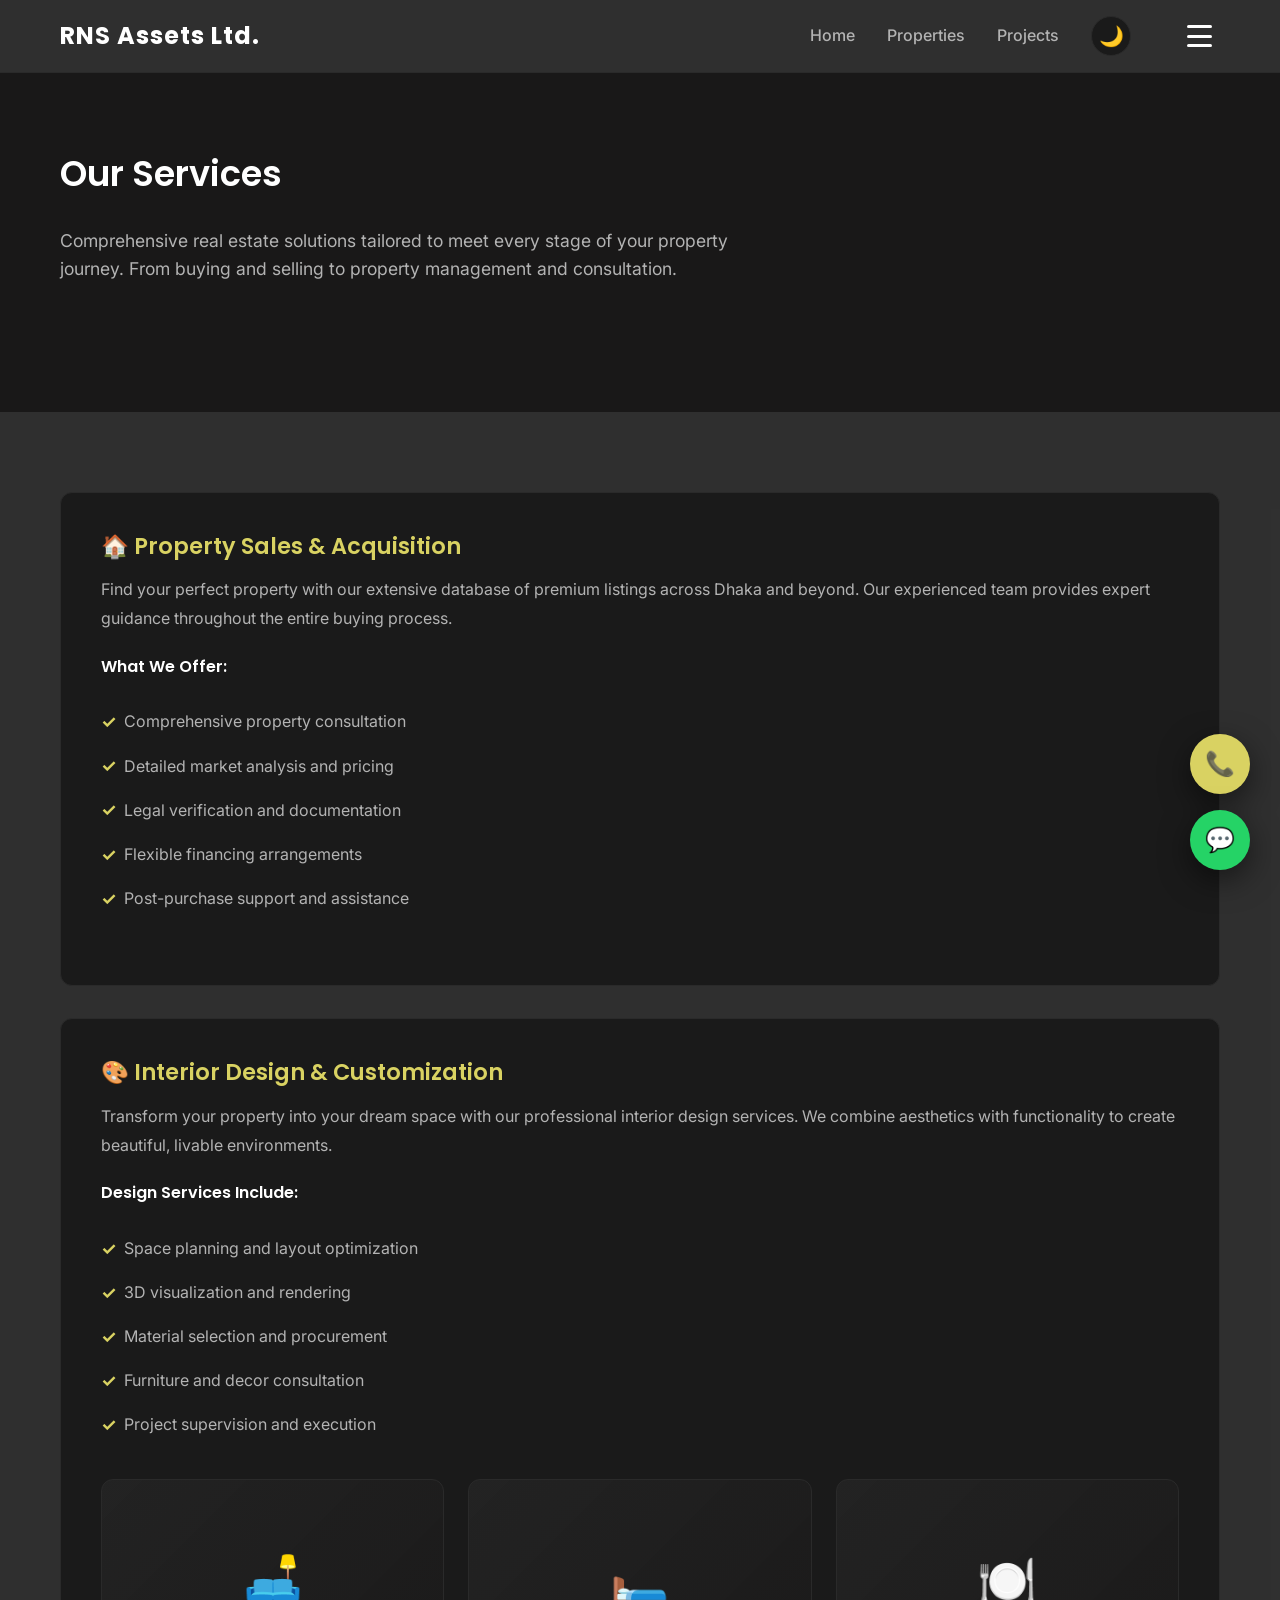
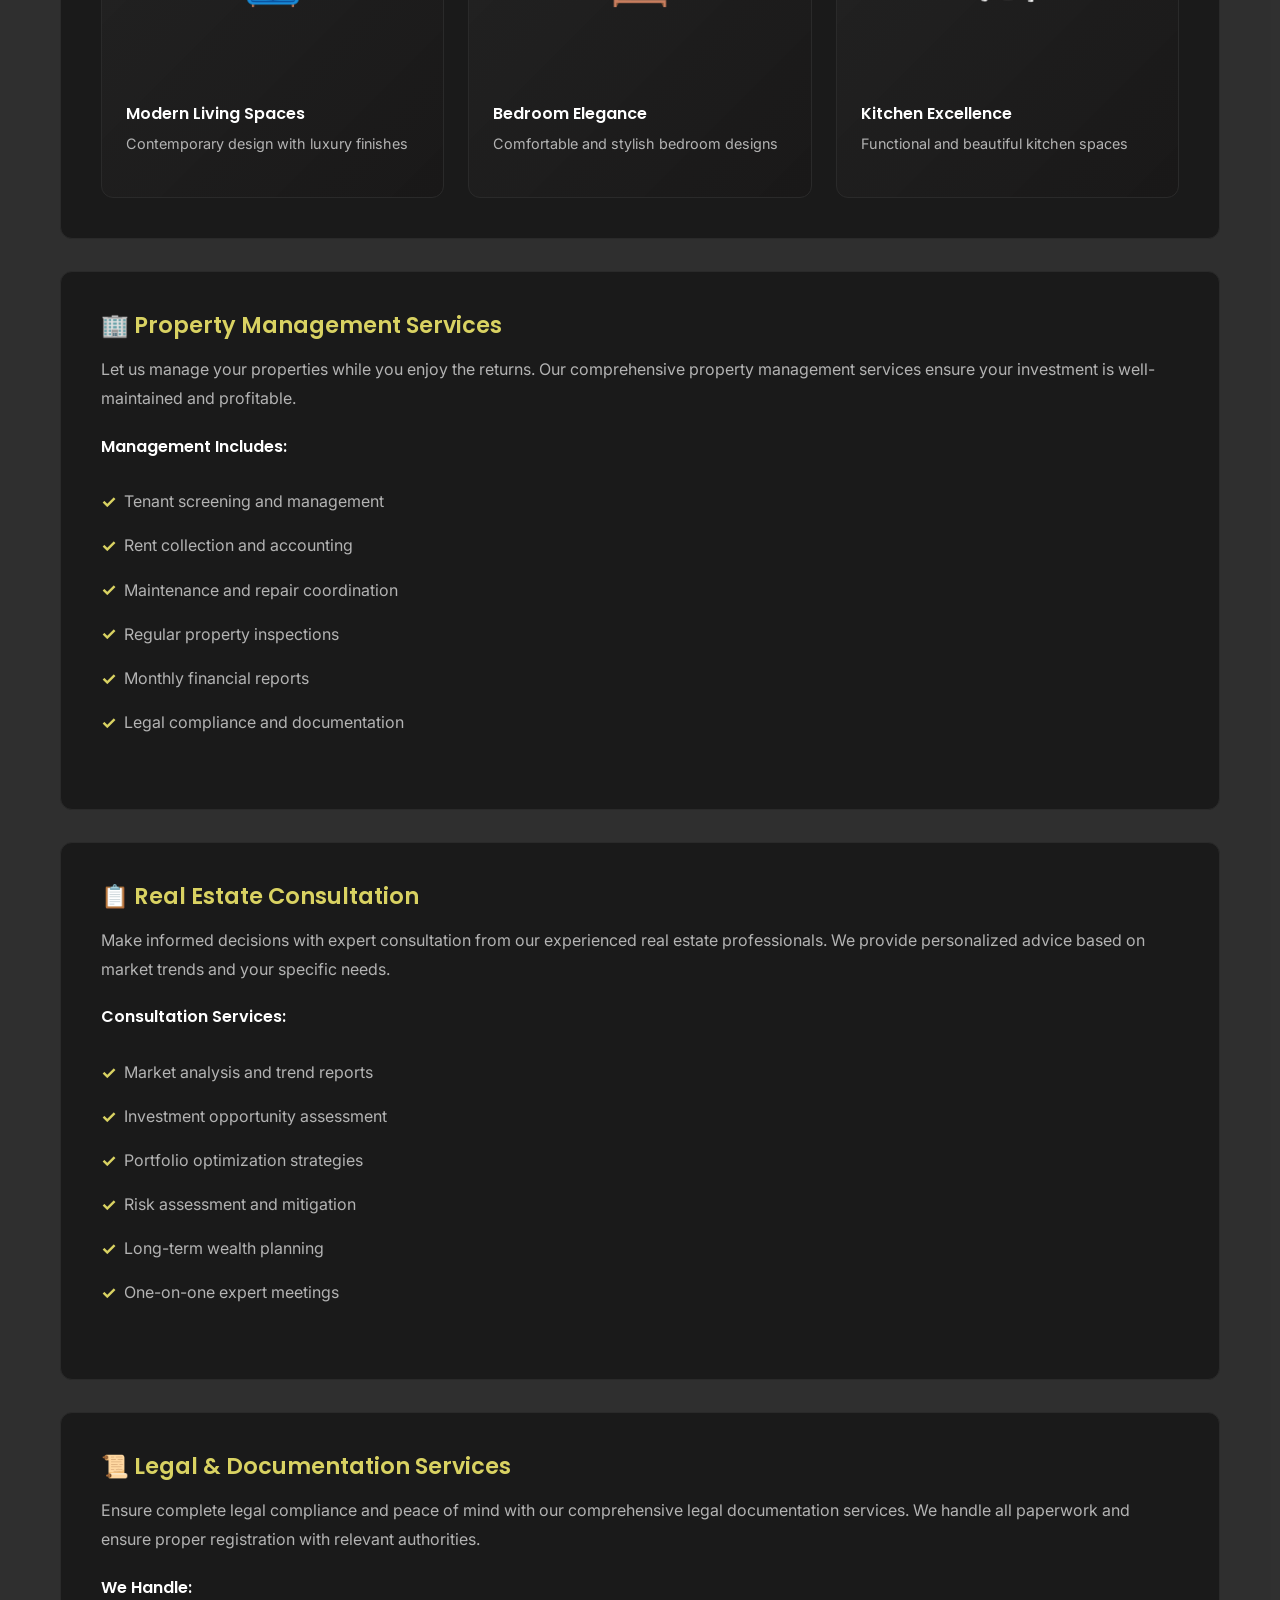
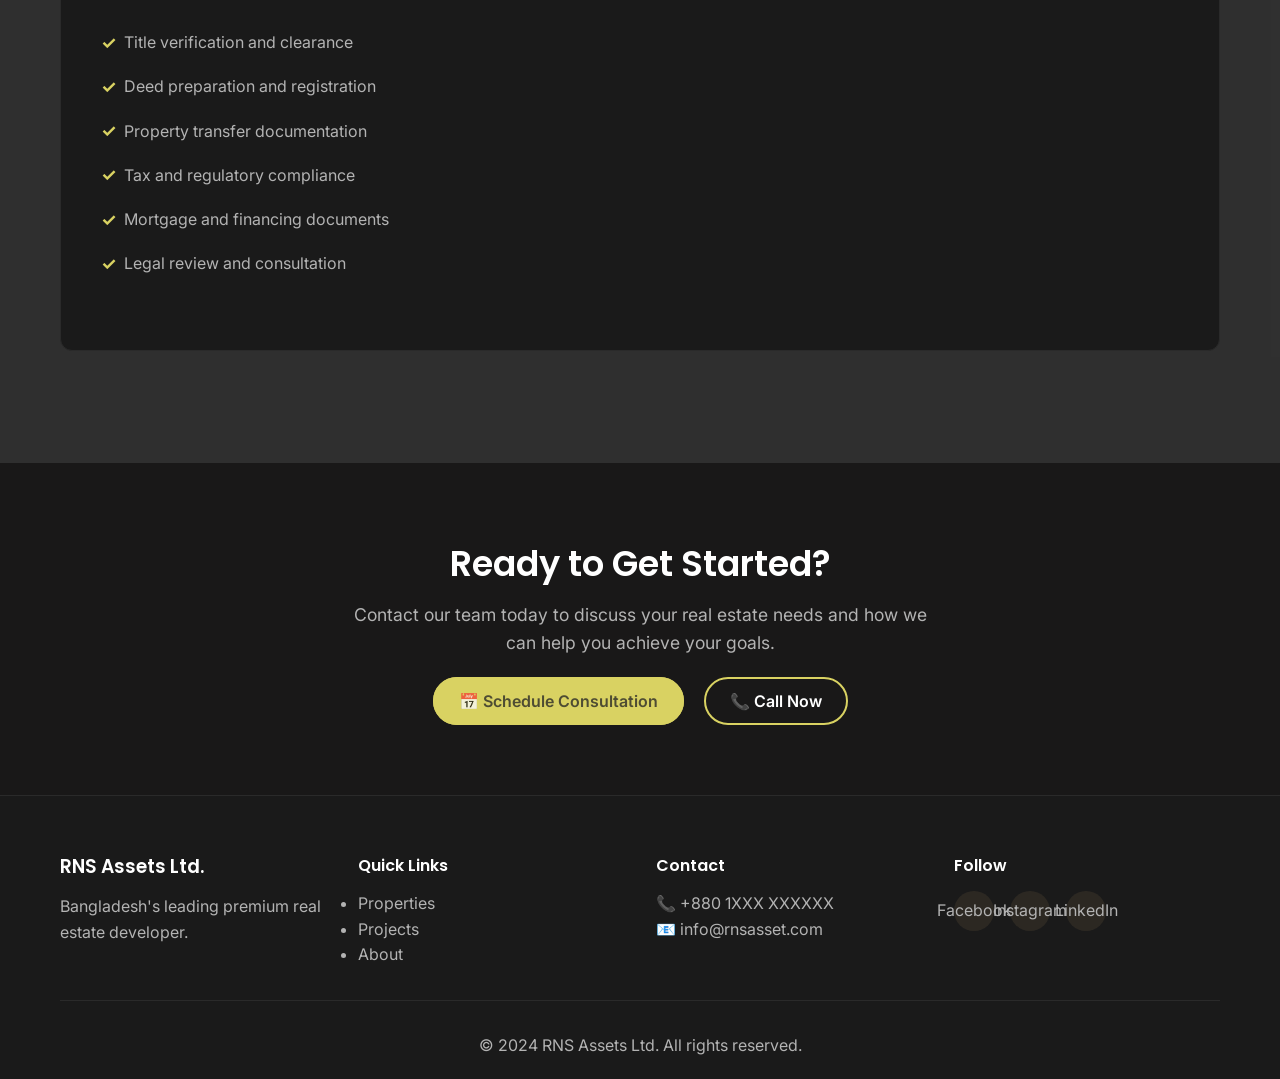
<file: services.html>
<!DOCTYPE html>
<html lang="en">
<head>
    <meta charset="UTF-8">
    <meta name="viewport" content="width=device-width, initial-scale=1.0">
    <title>Services - RNS Assets Ltd.</title>
    <link rel="preconnect" href="https://fonts.googleapis.com">
    <link rel="preconnect" href="https://fonts.gstatic.com" crossorigin>
    <link href="https://fonts.googleapis.com/css2?family=Poppins:wght@300;400;500;600;700&family=Inter:wght@300;400;500;600&display=swap" rel="stylesheet">
    <link rel="stylesheet" href="styles.css">
    <style>
        .service-details {
            background-color: var(--card-bg);
            border-radius: 12px;
            padding: 2.5rem;
            border: 1px solid var(--border-color);
            margin-bottom: 2rem;
        }

        .service-details h3 {
            font-size: 1.4rem;
            margin-bottom: 1rem;
            color: var(--accent);
        }

        .service-details p {
            color: var(--text-secondary);
            line-height: 1.8;
            margin-bottom: 1rem;
        }

        .service-details ul {
            list-style: none;
            margin: 1.5rem 0;
        }

        .service-details li {
            color: var(--text-secondary);
            padding: 0.5rem 0;
            display: flex;
            align-items: center;
            gap: 0.5rem;
        }

        .service-details li::before {
            content: '✓';
            color: var(--accent);
            font-weight: 700;
            font-size: 1.1rem;
        }

        .portfolio-grid {
            display: grid;
            grid-template-columns: repeat(auto-fit, minmax(300px, 1fr));
            gap: 1.5rem;
            margin-top: 2rem;
        }

        .portfolio-item {
            background: linear-gradient(135deg, var(--primary-bg), var(--secondary-bg));
            border-radius: 12px;
            border: 1px solid var(--border-color);
            overflow: hidden;
            transition: var(--transition);
            cursor: pointer;
        }

        .portfolio-item:hover {
            transform: translateY(-5px);
            border-color: var(--accent);
        }

        .portfolio-image {
            width: 100%;
            height: 200px;
            display: flex;
            align-items: center;
            justify-content: center;
            font-size: 3rem;
        }

        .portfolio-info {
            padding: 1.5rem;
        }

        .portfolio-info h4 {
            color: var(--text-primary);
            margin-bottom: 0.5rem;
        }

        .portfolio-info p {
            color: var(--text-secondary);
            font-size: 0.9rem;
        }

        .page-title {
            font-size: 2.2rem;
            margin-bottom: 2rem;
        }

        .section-subtitle {
            color: var(--text-secondary);
            font-size: 1.1rem;
            max-width: 700px;
            margin-bottom: 3rem;
        }
    </style>
</head>
<body>
    <!-- Navigation -->
    <nav class="navbar">
        <div class="container">
            <div class="nav-wrapper">
                <a href="index.html" class="logo"><h1>RNS Assets Ltd.</h1></a>
                <ul class="nav-menu" id="navMenu">
                    <li><a href="index.html">Home</a></li>
                    <li><a href="properties.html">Properties</a></li>
                    <li><a href="projects.html">Projects</a></li>
                </ul>
                <ul class="nav-menu-hidden" id="navMenuHidden">
                    <li><a href="career.html">Career</a></li>
                    <li><a href="news-events.html">News & Events</a></li>
                    <li><a href="about.html">About</a></li>
                    <li><a href="services.html" class="active">Services</a></li>
                    <li><a href="contact.html">Contact</a></li>
                </ul>
                <button id="themeToggle" class="theme-toggle" aria-label="Toggle theme">
                    <span class="theme-icon">🌙</span>
                </button>
                <div class="hamburger" id="hamburger">
                    <span></span><span></span><span></span>
                </div>
            </div>
        </div>
    </nav>

    <!-- Services Hero -->
    <section style="background-color: var(--secondary-bg); padding: 80px 0;">
        <div class="container">
            <h1 class="page-title">Our Services</h1>
            <p class="section-subtitle">
                Comprehensive real estate solutions tailored to meet every stage of your property journey.
                From buying and selling to property management and consultation.
            </p>
        </div>
    </section>

    <!-- Services -->
    <section style="background-color: var(--primary-bg); padding: 80px 0;">
        <div class="container">
            <!-- Service 1: Property Sales -->
            <div class="service-details">
                <h3>🏠 Property Sales & Acquisition</h3>
                <p>
                    Find your perfect property with our extensive database of premium listings across Dhaka and beyond.
                    Our experienced team provides expert guidance throughout the entire buying process.
                </p>
                <h4 style="color: var(--text-primary); margin-top: 1.5rem;">What We Offer:</h4>
                <ul>
                    <li>Comprehensive property consultation</li>
                    <li>Detailed market analysis and pricing</li>
                    <li>Legal verification and documentation</li>
                    <li>Flexible financing arrangements</li>
                    <li>Post-purchase support and assistance</li>
                </ul>
            </div>

            <!-- Service 2: Interior Design -->
            <div class="service-details">
                <h3>🎨 Interior Design & Customization</h3>
                <p>
                    Transform your property into your dream space with our professional interior design services.
                    We combine aesthetics with functionality to create beautiful, livable environments.
                </p>
                <h4 style="color: var(--text-primary); margin-top: 1.5rem;">Design Services Include:</h4>
                <ul>
                    <li>Space planning and layout optimization</li>
                    <li>3D visualization and rendering</li>
                    <li>Material selection and procurement</li>
                    <li>Furniture and decor consultation</li>
                    <li>Project supervision and execution</li>
                </ul>
                <div class="portfolio-grid">
                    <div class="portfolio-item">
                        <div class="portfolio-image">🛋️</div>
                        <div class="portfolio-info">
                            <h4>Modern Living Spaces</h4>
                            <p>Contemporary design with luxury finishes</p>
                        </div>
                    </div>
                    <div class="portfolio-item">
                        <div class="portfolio-image">🛏️</div>
                        <div class="portfolio-info">
                            <h4>Bedroom Elegance</h4>
                            <p>Comfortable and stylish bedroom designs</p>
                        </div>
                    </div>
                    <div class="portfolio-item">
                        <div class="portfolio-image">🍽️</div>
                        <div class="portfolio-info">
                            <h4>Kitchen Excellence</h4>
                            <p>Functional and beautiful kitchen spaces</p>
                        </div>
                    </div>
                </div>
            </div>

            <!-- Service 3: Property Management -->
            <div class="service-details">
                <h3>🏢 Property Management Services</h3>
                <p>
                    Let us manage your properties while you enjoy the returns. Our comprehensive property management
                    services ensure your investment is well-maintained and profitable.
                </p>
                <h4 style="color: var(--text-primary); margin-top: 1.5rem;">Management Includes:</h4>
                <ul>
                    <li>Tenant screening and management</li>
                    <li>Rent collection and accounting</li>
                    <li>Maintenance and repair coordination</li>
                    <li>Regular property inspections</li>
                    <li>Monthly financial reports</li>
                    <li>Legal compliance and documentation</li>
                </ul>
            </div>

            <!-- Service 4: Consultation -->
            <div class="service-details">
                <h3>📋 Real Estate Consultation</h3>
                <p>
                    Make informed decisions with expert consultation from our experienced real estate professionals.
                    We provide personalized advice based on market trends and your specific needs.
                </p>
                <h4 style="color: var(--text-primary); margin-top: 1.5rem;">Consultation Services:</h4>
                <ul>
                    <li>Market analysis and trend reports</li>
                    <li>Investment opportunity assessment</li>
                    <li>Portfolio optimization strategies</li>
                    <li>Risk assessment and mitigation</li>
                    <li>Long-term wealth planning</li>
                    <li>One-on-one expert meetings</li>
                </ul>
            </div>

            <!-- Service 5: Legal & Documentation -->
            <div class="service-details">
                <h3>📜 Legal & Documentation Services</h3>
                <p>
                    Ensure complete legal compliance and peace of mind with our comprehensive legal documentation services.
                    We handle all paperwork and ensure proper registration with relevant authorities.
                </p>
                <h4 style="color: var(--text-primary); margin-top: 1.5rem;">We Handle:</h4>
                <ul>
                    <li>Title verification and clearance</li>
                    <li>Deed preparation and registration</li>
                    <li>Property transfer documentation</li>
                    <li>Tax and regulatory compliance</li>
                    <li>Mortgage and financing documents</li>
                    <li>Legal review and consultation</li>
                </ul>
            </div>
        </div>
    </section>

    <!-- Call to Action -->
    <section style="background-color: var(--secondary-bg); padding: 80px 0; text-align: center;">
        <div class="container">
            <h2 style="font-size: 2.2rem; margin-bottom: 1rem;">Ready to Get Started?</h2>
            <p style="color: var(--text-secondary); font-size: 1.1rem; margin-bottom: 2rem; max-width: 600px; margin-left: auto; margin-right: auto;">
                Contact our team today to discuss your real estate needs and how we can help you achieve your goals.
            </p>
            <a href="contact.html" class="cta-button primary-btn" style="margin-right: 1rem;">📅 Schedule Consultation</a>
            <a href="tel:+8801700000000" class="cta-button secondary-btn">📞 Call Now</a>
        </div>
    </section>

    <!-- Footer -->
    <footer class="footer">
        <div class="container">
            <div class="footer-grid">
                <div class="footer-col">
                    <h3>RNS Assets Ltd.</h3>
                    <p>Bangladesh's leading premium real estate developer.</p>
                </div>
                <div class="footer-col">
                    <h4>Quick Links</h4>
                    <ul>
                        <li><a href="properties.html">Properties</a></li>
                        <li><a href="projects.html">Projects</a></li>
                        <li><a href="about.html">About</a></li>
                    </ul>
                </div>
                <div class="footer-col">
                    <h4>Contact</h4>
                    <p>📞 +880 1XXX XXXXXX</p>
                    <p>📧 info@rnsasset.com</p>
                </div>
                <div class="footer-col">
                    <h4>Follow</h4>
                    <div class="social-links">
                        <a href="#">Facebook</a>
                        <a href="#">Instagram</a>
                        <a href="#">LinkedIn</a>
                    </div>
                </div>
            </div>
            <div class="footer-bottom">
                <p>&copy; 2024 RNS Assets Ltd. All rights reserved.</p>
            </div>
        </div>
    </footer>

    <div class="floating-cta" id="floatingCta">
        <a href="tel:+8801700000000" class="floating-btn call">📞</a>
        <a href="https://wa.me/8801700000000" class="floating-btn whatsapp">💬</a>
    </div>

    <script src="script.js"></script>
</body>
</html>
</file>
<file: styles.css>
/* ====================================
   DARK LUXURY REAL ESTATE THEME
   RNS ASSETS LTD - Bangladesh
   ==================================== */

/* CSS Variables */
:root {
    --primary-bg: #252525c6;
    --secondary-bg: #191818;
    --card-bg: #1A1A1A;
    --text-primary: #FFFFFF;
    --text-secondary: #B3B3B3;
    --accent: #d9d262;
    --accent-hover: #d2d496;
    --border-color: #2A2A2A;
    --transition: all 0.3s ease;
}

/* Light Mode Theme */
body.light-mode {
    --primary-bg: #FFFFFF;
    --secondary-bg: #F5F5F5;
    --card-bg: #FFFFFF;
    --text-primary: #111111;
    --text-secondary: #555555;
    --accent: #C9A96E;
    --accent-hover: #D4B896;
    --border-color: #E0E0E0;
}

/* Reset & Base Styles */
* {
    margin: 0;
    padding: 0;
    box-sizing: border-box;
}

html {
    scroll-behavior: smooth;
    font-size: 16px;
}

body {
    font-family: 'Inter', sans-serif;
    background-color: var(--primary-bg);
    color: var(--text-primary);
    line-height: 1.6;
    overflow-x: hidden;
}

h1, h2, h3, h4, h5, h6 {
    font-family: 'Poppins', sans-serif;
    font-weight: 600;
    line-height: 1.2;
}

a {
    color: inherit;
    text-decoration: none;
    transition: var(--transition);
}

button {
    cursor: pointer;
    border: none;
    font-family: 'Poppins', sans-serif;
}

.container {
    max-width: 1200px;
    margin: 0 auto;
    padding: 0 20px;
}

/* ====================================
   NAVIGATION
   ==================================== */

.navbar {
    position: sticky;
    top: 0;
    z-index: 1000;
    background-color: var(--primary-bg);
    border-bottom: 1px solid var(--border-color);
    backdrop-filter: blur(10px);
    padding: 1rem 0;
}

.nav-wrapper {
    display: flex;
    justify-content: space-between;
    align-items: center;
    gap: 2rem;
}

.logo h1 {
    font-size: 1.5rem;
    color: var(--text-primary);
    font-weight: 700;
    letter-spacing: 1px;
}

.logo {
    text-decoration: none;
    color: inherit;
    transition: var(--transition);
    display: flex;
    align-items: center;
}

.logo:hover {
    color: var(--accent);
}

.logo:hover h1 {
    color: var(--accent);
}

.nav-menu {
    display: flex;
    list-style: none;
    gap: 2rem;
    flex: 1;
    justify-content: flex-end;
    min-width: 0;
}

.nav-menu-hidden {
    display: none;
    list-style: none;
    flex-direction: column;
    gap: 1rem;
    background-color: var(--card-bg);
    position: absolute;
    top: 70px;
    right: 20px;
    border: 1px solid var(--border-color);
    border-radius: 12px;
    padding: 1.5rem;
    z-index: 999;
    min-width: 220px;
    box-shadow: 0 10px 40px rgba(0, 0, 0, 0.5);
}

.nav-menu-hidden.active {
    display: flex;
}

.nav-menu-hidden a {
    color: var(--text-secondary);
    font-weight: 500;
    transition: var(--transition);
    padding: 0.5rem 0;
}

.nav-menu-hidden a:hover {
    color: var(--accent);
}

.nav-menu a {
    color: var(--text-secondary);
    font-weight: 500;
    position: relative;
    padding-bottom: 0.5rem;
}

.nav-menu a::after {
    content: '';
    position: absolute;
    bottom: 0;
    left: 0;
    width: 0;
    height: 2px;
    background-color: var(--accent);
    transition: width 0.3s ease;
}

.nav-menu a:hover::after,
.nav-menu a.active::after {
    width: 100%;
}

.nav-menu a:hover,
.nav-menu a.active {
    color: var(--accent);
}

.primary-btn {
    background-color: var(--accent);
    color: var(--primary-bg);
    padding: 0.75rem 1.5rem;
    border-radius: 50px;
    font-weight: 600;
    transition: var(--transition);
    border: 2px solid var(--accent);
    white-space: nowrap;
    flex-shrink: 0;
}

.primary-btn:hover {
    background-color: var(--accent-hover);
    border-color: var(--accent-hover);
    transform: translateY(-2px);
    box-shadow: 0 10px 30px rgba(201, 169, 110, 0.3);
}

.secondary-btn {
    background-color: transparent;
    color: var(--text-primary);
    border: 2px solid var(--accent);
    padding: 0.75rem 1.5rem;
    border-radius: 50px;
    font-weight: 600;
    transition: var(--transition);
}

.secondary-btn:hover {
    background-color: var(--accent);
    color: var(--primary-bg);
}

.hamburger {
    display: flex;
    flex-direction: column;
    gap: 0.4rem;
    cursor: pointer;
    position: relative;
    z-index: 1001;
    padding: 0.5rem;
    margin-left: auto;
}

.hamburger span {
    width: 25px;
    height: 3px;
    background-color: var(--text-primary);
    border-radius: 2px;
    transition: var(--transition);
    display: block;
}

.hamburger.active span:nth-child(1) {
    transform: rotate(45deg) translate(10px, 10px);
}

.hamburger.active span:nth-child(2) {
    opacity: 0;
}

.hamburger.active span:nth-child(3) {
    transform: rotate(-45deg) translate(8px, -8px);
}

/* ====================================
   THEME TOGGLE
   ==================================== */

.theme-toggle {
    display: flex;
    align-items: center;
    justify-content: center;
    width: 40px;
    height: 40px;
    border-radius: 50%;
    background-color: var(--card-bg);
    border: 1px solid var(--border-color);
    cursor: pointer;
    transition: var(--transition);
    color: var(--text-primary);
    font-size: 20px;
    padding: 0;
    margin-right: 1rem;
    z-index: 1000;
}

.theme-toggle:hover {
    background-color: var(--accent);
    color: #0B0B0B;
    transform: scale(1.1);
    box-shadow: 0 5px 15px rgba(201, 169, 110, 0.3);
}

.theme-toggle:active {
    transform: scale(0.95);
}

.theme-icon {
    display: inline-block;
    transition: transform 0.3s ease;
    line-height: 1;
}

.theme-toggle:hover .theme-icon {
    transform: rotate(20deg);
}

/* ====================================
   HERO SECTION
   ==================================== */

.hero {
    position: relative;
    min-height: 100vh;
    display: flex;
    align-items: center;
    justify-content: center;
    background: linear-gradient(135deg, var(--primary-bg) 0%, var(--secondary-bg) 100%);
    overflow: hidden;
    padding: 100px 0 80px;
}

.hero-background {
    position: absolute;
    top: 0;
    left: 0;
    right: 0;
    bottom: 0;
    background:
        radial-gradient(circle at 20% 50%, rgba(201, 169, 110, 0.08) 0%, transparent 50%),
        radial-gradient(circle at 80% 80%, rgba(201, 169, 110, 0.05) 0%, transparent 50%);
    z-index: 0;
}

.hero .container {
    position: relative;
    z-index: 1;
}

.hero-content {
    max-width: 700px;
}

.hero-title {
    font-size: 3.5rem;
    font-weight: 700;
    line-height: 1.2;
    margin-bottom: 1.5rem;
    color: var(--text-primary);
}

.hero-subtitle {
    font-size: 1.2rem;
    color: var(--text-secondary);
    margin-bottom: 2.5rem;
    line-height: 1.8;
}

.search-bar {
    display: flex;
    gap: 0.5rem;
    flex-wrap: wrap;
    background-color: var(--card-bg);
    padding: 1.5rem;
    border-radius: 12px;
    border: 1px solid var(--border-color);
    box-shadow: 0 20px 60px rgba(0, 0, 0, 0.5);
}

.search-bar input,
.search-bar select {
    flex: 1;
    min-width: 150px;
    padding: 0.75rem 1rem;
    background-color: var(--secondary-bg);
    border: 1px solid var(--border-color);
    border-radius: 8px;
    color: var(--text-primary);
    font-family: 'Inter', sans-serif;
    transition: var(--transition);
}

.search-bar input::placeholder {
    color: var(--text-secondary);
}

.search-bar input:focus,
.search-bar select:focus {
    outline: none;
    border-color: var(--accent);
    background-color: rgba(201, 169, 110, 0.05);
}

/* ====================================
   FEATURED PROPERTIES SECTION
   ==================================== */

.featured-section {
    background-color: var(--secondary-bg);
    padding: 80px 0;
}

.section-header {
    text-align: center;
    margin-bottom: 3rem;
}

.section-header h2 {
    font-size: 2.5rem;
    margin-bottom: 0.5rem;
    color: var(--text-primary);
}

.section-header p {
    font-size: 1.1rem;
    color: var(--text-secondary);
}

.properties-wrapper {
    display: flex;
    align-items: center;
    gap: 1.5rem;
    position: relative;
}

.properties-carousel {
    display: flex;
    gap: 2rem;
    overflow-x: hidden;
    scroll-behavior: smooth;
    flex: 1;
    position: relative;
}

.property-card {
    background-color: var(--card-bg);
    border-radius: 20px;
    overflow: hidden;
    border: 1px solid var(--border-color);
    transition: var(--transition);
    min-width: 100%;
    opacity: 0;
    position: absolute;
    left: 0;
    box-shadow: 0 10px 30px rgba(0, 0, 0, 0.3);
}

.property-card.active {
    opacity: 1;
    position: relative;
    min-width: 100%;
    left: auto;
}

.property-indicators {
    display: flex;
    justify-content: center;
    gap: 0.5rem;
    margin-top: 1.5rem;
}

.property-card:hover {
    transform: translateY(-15px);
    border-color: var(--accent);
    box-shadow: 0 30px 60px rgba(201, 169, 110, 0.3);
}

.property-card {
    background-color: var(--card-bg);
    border-radius: 12px;
    overflow: hidden;
    border: 1px solid var(--border-color);
    transition: var(--transition);
}

.property-card:hover {
    transform: translateY(-10px);
    border-color: var(--accent);
    box-shadow: 0 20px 50px rgba(201, 169, 110, 0.2);
}

.property-image {
    position: relative;
    height: 350px;
    background: linear-gradient(135deg, rgba(201, 169, 110, 0.1), rgba(201, 169, 110, 0.05));
    display: flex;
    align-items: center;
    justify-content: center;
    overflow: hidden;
}

.image-placeholder {
    font-size: 6rem;
    opacity: 0.9;
    transition: var(--transition);
}

.property-image img {
    width: 100%;
    height: 100%;
    object-fit: cover;
    display: block;
    transition: var(--transition);
}

.property-card:hover .image-placeholder,
.property-card:hover .property-image img {
    transform: scale(1.15) rotate(5deg);
}


.property-badge {
    position: absolute;
    top: 1.5rem;
    left: 1.5rem;
    background-color: var(--accent);
    color: var(--primary-bg);
    padding: 0.6rem 1.2rem;
    border-radius: 50px;
    font-size: 0.85rem;
    font-weight: 700;
    text-transform: uppercase;
    letter-spacing: 0.5px;
    box-shadow: 0 5px 15px rgba(201, 169, 110, 0.3);
}

.property-badge.new {
    background-color: #4CAF50;
}

.property-info {
    padding: 2rem;
}

.property-info h3 {
    font-size: 1.4rem;
    margin-bottom: 0.8rem;
    color: var(--text-primary);
}

.location {
    color: var(--text-secondary);
    font-size: 1rem;
    margin-bottom: 1.2rem;
    display: flex;
    align-items: center;
    gap: 0.5rem;
}

.property-details {
    display: grid;
    grid-template-columns: repeat(3, 1fr);
    gap: 1rem;
    padding: 1.5rem 0;
    border-top: 1px solid var(--border-color);
    border-bottom: 1px solid var(--border-color);
    margin-bottom: 1.5rem;
    text-align: center;
}

.property-details span {
    color: var(--text-secondary);
    font-size: 0.95rem;
    font-weight: 600;
}

.property-footer {
    display: flex;
    justify-content: space-between;
    align-items: center;
    gap: 1rem;
}

.price {
    font-size: 1.5rem;
    font-weight: 700;
    color: var(--accent);
}

.view-btn {
    color: var(--accent);
    font-weight: 600;
    font-size: 1rem;
    transition: var(--transition);
    padding: 0.6rem 1.2rem;
    border: 2px solid var(--accent);
    border-radius: 50px;
}

.view-btn:hover {
    background-color: var(--accent);
    color: var(--primary-bg);
    transform: translateX(5px);
}
    transition: var(--transition);
}

.view-btn:hover {
    color: var(--accent-hover);
    transform: translateX(5px);
}

/* ====================================
   WHY CHOOSE US SECTION
   ==================================== */

.why-choose-section {
    background-color: var(--primary-bg);
    padding: 80px 0;
}

.features-grid {
    display: grid;
    grid-template-columns: repeat(auto-fit, minmax(300px, 1fr));
    gap: 2rem;
}

.feature-card {
    background-color: var(--card-bg);
    padding: 2rem;
    border-radius: 12px;
    border: 1px solid var(--border-color);
    text-align: center;
    transition: var(--transition);
}

.feature-card:hover {
    background-color: rgba(201, 169, 110, 0.08);
    border-color: var(--accent);
    transform: translateY(-5px);
}

.feature-icon {
    font-size: 2.5rem;
    margin-bottom: 1rem;
    background-color: rgba(201, 169, 110, 0.1);
    width: 60px;
    height: 60px;
    display: flex;
    align-items: center;
    justify-content: center;
    border-radius: 50%;
    margin-left: auto;
    margin-right: auto;
}

.feature-card h3 {
    font-size: 1.2rem;
    margin-bottom: 0.8rem;
    color: var(--text-primary);
}

.feature-card p {
    color: var(--text-secondary);
    line-height: 1.6;
}

/* ====================================
   TESTIMONIALS SECTION
   ==================================== */

.testimonials-section {
    background-color: var(--secondary-bg);
    padding: 80px 0;
}

.testimonials-grid {
    display: grid;
    grid-template-columns: repeat(auto-fit, minmax(320px, 1fr));
    gap: 2rem;
}

.testimonials-wrapper {
    display: flex;
    align-items: center;
    gap: 1.5rem;
    position: relative;
}

.carousel-btn {
    background-color: var(--accent);
    color: var(--primary-bg);
    border: none;
    width: 50px;
    height: 50px;
    border-radius: 50%;
    font-size: 1.5rem;
    cursor: pointer;
    transition: var(--transition);
    flex-shrink: 0;
    display: flex;
    align-items: center;
    justify-content: center;
}

.carousel-btn:hover {
    background-color: var(--accent-hover);
    transform: scale(1.1);
}

.testimonials-carousel {
    display: flex;
    gap: 2rem;
    overflow-x: hidden;
    scroll-behavior: smooth;
    flex: 1;
}

.testimonial-card {
    background-color: var(--card-bg);
    padding: 2rem;
    border-radius: 12px;
    border: 1px solid var(--border-color);
    transition: var(--transition);
    min-width: 100%;
    opacity: 0;
    position: absolute;
    left: 0;
}

.testimonial-card.active {
    opacity: 1;
    position: relative;
    min-width: 100%;
    left: auto;
}

.testimonials-carousel {
    position: relative;
    overflow: visible;
}

.testimonial-card {
    background-color: var(--card-bg);
    padding: 2rem;
    border-radius: 12px;
    border: 1px solid var(--border-color);
    transition: var(--transition);
}

.testimonial-card:hover {
    border-color: var(--accent);
    transform: translateY(-5px);
}

.stars {
    color: var(--accent);
    font-size: 1.1rem;
    margin-bottom: 1rem;
    letter-spacing: 2px;
}

.testimonial-card p {
    color: var(--text-secondary);
    line-height: 1.8;
    margin-bottom: 1.5rem;
    font-style: italic;
}

.client-avatar {
    width: 80px;
    height: 80px;
    border-radius: 50%;
    overflow: hidden;
    margin: 0 auto 1.5rem;
    border: 3px solid var(--accent);
    flex-shrink: 0;
}

.client-avatar img {
    width: 100%;
    height: 100%;
    object-fit: cover;
    display: block;
}

.client-info {
    text-align: center;
}

.client-info h4 {
    color: var(--text-primary);
    margin-bottom: 0.3rem;
}

.client-info p {
    color: var(--accent);
    font-size: 0.9rem;
    font-style: normal;
}

/* ====================================
   CTA SECTION
   ==================================== */

.cta-section {
    background: linear-gradient(135deg, var(--card-bg), rgba(201, 169, 110, 0.1));
    padding: 80px 0;
    text-align: center;
    border-top: 1px solid var(--border-color);
    border-bottom: 1px solid var(--border-color);
}

.cta-section h2 {
    font-size: 2.2rem;
    margin-bottom: 1rem;
}

.cta-section p {
    color: var(--text-secondary);
    font-size: 1.1rem;
    margin-bottom: 2rem;
    max-width: 600px;
    margin-left: auto;
    margin-right: auto;
}

.cta-buttons {
    display: flex;
    gap: 1rem;
    justify-content: center;
    flex-wrap: wrap;
}

/* ====================================
   FAQ SECTION
   ==================================== */

.faq-section {
    background-color: var(--primary-bg);
    padding: 80px 0;
}

.faq-container {
    max-width: 700px;
    margin: 0 auto;
}

.faq-item {
    background-color: var(--card-bg);
    border: 1px solid var(--border-color);
    border-radius: 12px;
    padding: 1.5rem;
    margin-bottom: 1rem;
    cursor: pointer;
    transition: var(--transition);
}

.faq-item:hover {
    border-color: var(--accent);
}

.faq-question {
    color: var(--text-primary);
    font-size: 1rem;
    margin-bottom: 0.5rem;
    user-select: none;
}

.faq-question::before {
    content: '▶ ';
    color: var(--accent);
    margin-right: 0.5rem;
    transition: var(--transition);
}

.faq-item.active .faq-question::before {
    content: '▼ ';
    transform: rotate(180deg);
}

.faq-answer {
    color: var(--text-secondary);
    max-height: 0;
    overflow: hidden;
    transition: max-height 0.3s ease;
    line-height: 1.8;
}

.faq-item.active .faq-answer {
    max-height: 500px;
    margin-top: 1rem;
}

/* ====================================
   FOOTER
   ==================================== */

.footer {
    background-color: var(--card-bg);
    border-top: 1px solid var(--border-color);
    padding: 60px 0 20px;
}

.footer-grid {
    display: grid;
    grid-template-columns: repeat(auto-fit, minmax(250px, 1fr));
    gap: 2rem;
    margin-bottom: 2rem;
}

.footer-col h3, .footer-col h4 {
    color: var(--text-primary);
    margin-bottom: 1rem;
}

.footer-col p, .footer-col ul {
    color: var(--text-secondary);
}

.footer-col a {
    color: var(--text-secondary);
    transition: var(--transition);
}

.footer-col a:hover {
    color: var(--accent);
}

.social-links {
    display: flex;
    gap: 1rem;
}

.social-links a {
    display: inline-block;
    width: 40px;
    height: 40px;
    background-color: rgba(201, 169, 110, 0.1);
    border-radius: 50%;
    display: flex;
    align-items: center;
    justify-content: center;
    transition: var(--transition);
}

.social-links a:hover {
    background-color: var(--accent);
    color: var(--primary-bg);
}

.footer-bottom {
    border-top: 1px solid var(--border-color);
    padding-top: 2rem;
    text-align: center;
    color: var(--text-secondary);
}

/* ====================================
   FLOATING CTA
   ==================================== */

.floating-cta {
    position: fixed;
    bottom: 30px;
    right: 30px;
    display: flex;
    flex-direction: column;
    gap: 1rem;
    z-index: 999;
}

.floating-btn {
    width: 60px;
    height: 60px;
    border-radius: 50%;
    display: flex;
    align-items: center;
    justify-content: center;
    font-size: 1.5rem;
    transition: var(--transition);
    box-shadow: 0 10px 30px rgba(0, 0, 0, 0.5);
    text-decoration: none;
}

.floating-btn.call {
    background-color: var(--accent);
    color: var(--primary-bg);
}

.floating-btn.call:hover {
    background-color: var(--accent-hover);
    transform: scale(1.1) translateY(-5px);
}

.floating-btn.whatsapp {
    background-color: #25D366;
    color: white;
}

.floating-btn.whatsapp:hover {
    background-color: #1fa857;
    transform: scale(1.1) translateY(-5px);
}

/* ====================================
   RESPONSIVE DESIGN
   ==================================== */

/* Large Tablets & Small Desktops */
@media (max-width: 1024px) {
    .hero-title {
        font-size: 2.5rem;
    }

    .search-bar {
        gap: 0.75rem;
    }

    .properties-grid {
        grid-template-columns: repeat(auto-fit, minmax(300px, 1fr));
    }

    .features-grid {
        grid-template-columns: repeat(2, 1fr);
    }

    .testimonials-wrapper {
        gap: 1rem;
    }

    .carousel-btn {
        width: 45px;
        height: 45px;
        font-size: 1.2rem;
    }
}

/* Tablets */
@media (max-width: 768px) {
    .nav-menu {
        display: none;
    }

    .nav-menu-hidden {
        display: none;
    }

    .nav-menu-hidden.active {
        display: flex;
    }

    .hero {
        padding: 60px 0 40px;
    }

    .hero-title {
        font-size: 2rem;
    }

    .hero-subtitle {
        font-size: 1rem;
    }

    .search-bar {
        flex-direction: column;
        padding: 1rem;
    }

    .search-bar input,
    .search-bar select,
    .search-bar button {
        width: 100%;
        padding: 0.7rem;
    }

    .section-header h2 {
        font-size: 1.8rem;
    }

    .section-header p {
        font-size: 0.95rem;
    }

    .cta-section h2 {
        font-size: 1.5rem;
    }

    .cta-section p {
        font-size: 1rem;
    }

    .properties-grid {
        grid-template-columns: 1fr;
    }

    .properties-wrapper {
        gap: 0.5rem;
    }

    .carousel-btn {
        width: 40px;
        height: 40px;
        font-size: 1rem;
    }

    .property-card {
        padding: 1.5rem;
    }

    .property-indicators {
        margin-top: 1rem;
    }

    .features-grid {
        grid-template-columns: 1fr;
    }

    .testimonials-wrapper {
        gap: 0.5rem;
    }

    .carousel-btn {
        width: 40px;
        height: 40px;
        font-size: 1rem;
    }

    .testimonial-card {
        padding: 1.5rem;
    }

    .testimonial-indicators {
        margin-top: 1rem;
    }

    .floating-cta {
        bottom: 20px;
        right: 20px;
    }

    .floating-btn {
        width: 50px;
        height: 50px;
        font-size: 1.2rem;
    }

    .primary-btn {
        padding: 0.7rem 1.2rem;
        font-size: 0.95rem;
    }

    .secondary-btn {
        padding: 0.7rem 1.2rem;
        font-size: 0.95rem;
    }
}

/* Mobile Devices */
@media (max-width: 480px) {
    .container {
        padding: 0 15px;
    }

    .hero {
        min-height: 70vh;
        padding: 60px 0 40px;
    }

    .hero-title {
        font-size: 1.5rem;
        margin-bottom: 0.8rem;
    }

    .hero-subtitle {
        font-size: 0.9rem;
        margin-bottom: 1.5rem;
    }

    .search-bar {
        flex-direction: column;
        padding: 1rem;
        gap: 0.5rem;
    }

    .search-bar input,
    .search-bar select,
    .search-bar button {
        width: 100%;
        padding: 0.6rem;
        font-size: 0.9rem;
    }

    .section-header h2 {
        font-size: 1.5rem;
        margin-bottom: 0.5rem;
    }

    .section-header p {
        font-size: 0.9rem;
    }

    .properties-grid {
        grid-template-columns: 1fr;
        gap: 1.5rem;
    }

    .properties-wrapper {
        flex-direction: column;
        gap: 1rem;
    }

    .property-card {
        margin-bottom: 0;
        min-width: 100%;
    }

    .property-image {
        height: 200px;
    }

    .property-indicators {
        margin-top: 1rem;
    }

    .features-grid {
        grid-template-columns: 1fr;
        gap: 1rem;
    }

    .feature-card {
        padding: 1.5rem 1rem;
    }

    .feature-icon {
        font-size: 2rem;
        width: 50px;
        height: 50px;
    }

    .testimonials-wrapper {
        flex-direction: column;
        gap: 1rem;
    }

    .carousel-btn {
        width: 40px;
        height: 40px;
        font-size: 0.9rem;
    }

    .testimonial-card {
        padding: 1.2rem;
        min-width: 100%;
    }

    .testimonial-card.active {
        min-width: 100%;
    }

    .stars {
        font-size: 0.9rem;
        letter-spacing: 0px;
    }

    .testimonial-card p {
        font-size: 0.9rem;
        line-height: 1.6;
    }

    .client-info h4 {
        font-size: 0.95rem;
    }

    .client-info p {
        font-size: 0.85rem;
    }

    .cta-section {
        padding: 60px 0;
    }

    .cta-section h2 {
        font-size: 1.3rem;
        margin-bottom: 0.8rem;
    }

    .cta-section p {
        font-size: 0.95rem;
        margin-bottom: 1.5rem;
    }

    .cta-buttons {
        gap: 0.75rem;
    }

    .faq-container {
        max-width: 100%;
    }

    .faq-item {
        padding: 1rem;
        margin-bottom: 0.75rem;
    }

    .faq-question {
        font-size: 0.95rem;
    }

    .faq-answer {
        font-size: 0.9rem;
    }

    .nav-wrapper {
        gap: 0.5rem;
        flex-wrap: wrap;
    }

    .primary-btn {
        padding: 0.6rem 1rem;
        font-size: 0.85rem;
    }

    .secondary-btn {
        padding: 0.6rem 1rem;
        font-size: 0.85rem;
    }

    .floating-cta {
        bottom: 15px;
        right: 15px;
        gap: 0.75rem;
    }

    .floating-btn {
        width: 45px;
        height: 45px;
        font-size: 1.1rem;
    }

    .footer-grid {
        grid-template-columns: 1fr;
        gap: 1.5rem;
    }

    .footer-col h3,
    .footer-col h4 {
        font-size: 1rem;
    }

    .footer-col p {
        font-size: 0.9rem;
    }
}

/* Extra Small Devices */
@media (max-width: 360px) {
    .hero-title {
        font-size: 1.3rem;
    }

    .section-header h2 {
        font-size: 1.3rem;
    }

    .search-bar button {
        font-size: 0.8rem;
        padding: 0.5rem;
    }

    .primary-btn {
        padding: 0.5rem 0.8rem;
        font-size: 0.8rem;
    }

    .floating-btn {
        width: 40px;
        height: 40px;
        font-size: 1rem;
    }
}

.testimonial-indicators {
    display: flex;
    justify-content: center;
    gap: 0.5rem;
    margin-top: 1.5rem;
}

.indicator {
    width: 10px;
    height: 10px;
    border-radius: 50%;
    background-color: var(--border-color);
    cursor: pointer;
    transition: var(--transition);
}

.indicator.active {
    background-color: var(--accent);
    width: 30px;
    border-radius: 5px;
}
    from {
        opacity: 0;
        transform: translateY(30px);
    }
    to {
        opacity: 1;
        transform: translateY(0);
    }
}

.property-card, .feature-card, .testimonial-card {
    animation: slideInUp 0.6s ease-out forwards;
}

/* Smooth scrollbar */
::-webkit-scrollbar {
    width: 10px;
}

::-webkit-scrollbar-track {
    background: var(--secondary-bg);
}

::-webkit-scrollbar-thumb {
    background: var(--accent);
    border-radius: 5px;
}

::-webkit-scrollbar-thumb:hover {
    background: var(--accent-hover);
}
</file>
